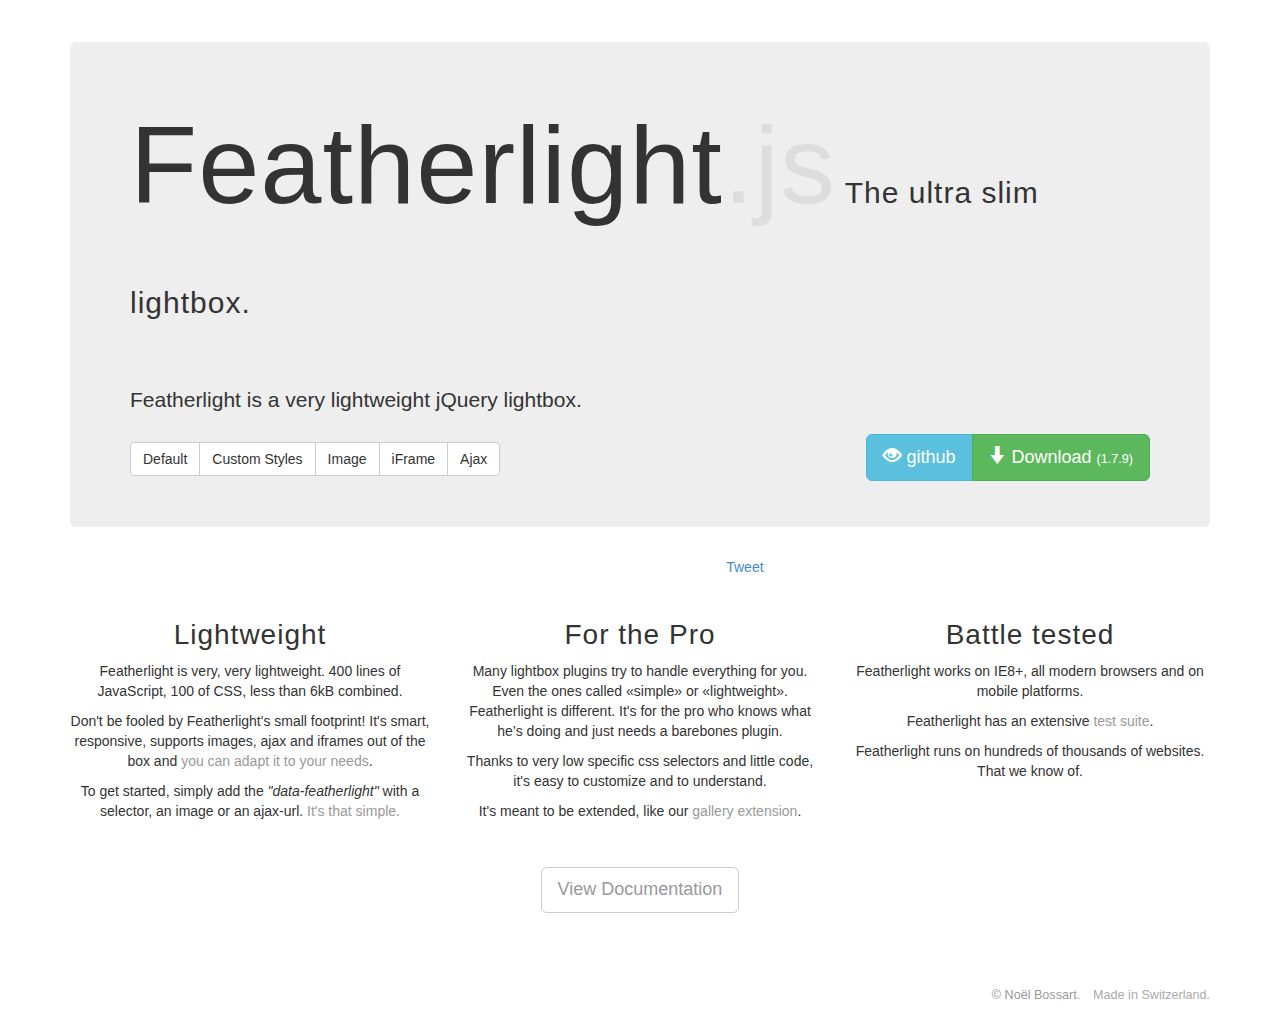
<file: assets/js/featherlight/index.html>
<!DOCTYPE html>
<html>
	<head>
		<meta http-equiv="content-type" content="text/html; charset=UTF-8" />
		<title>Featherlight – The ultra slim jQuery lightbox.</title>
		<link href="assets/stylesheets/bootstrap.min.css" rel="stylesheet" />
		<link type="text/css" rel="stylesheet" href="release/featherlight.min.css" />
		<style type="text/css">
			@media all {
				.lightbox { display: none; }
				.fl-page h1,
				.fl-page h3,
				.fl-page h4 {
					font-family: 'HelveticaNeue-UltraLight', 'Helvetica Neue UltraLight', 'Helvetica Neue', Arial, Helvetica, sans-serif;
					font-weight: 100;
					letter-spacing: 1px;
				}
				.fl-page h1 { font-size: 110px; margin-bottom: 0.5em; }
				.fl-page h1 i { font-style: normal; color: #ddd; }
				.fl-page h1 span { font-size: 30px; color: #333;}
				.fl-page h3 { text-align: right; }
				.fl-page h3 { font-size: 15px; }
				.fl-page h4 { font-size: 2em; }
				.fl-page .jumbotron { margin-top: 2em; }
				.fl-page .doc { margin: 2em 0;}
				.fl-page .btn-download { float: right; }
				.fl-page .btn-default { vertical-align: bottom; }

				.fl-page .btn-lg span { font-size: 0.7em; }
				.fl-page .footer { margin-top: 3em; color: #aaa; font-size: 0.9em;}
				.fl-page .footer a { color: #999; text-decoration: none; margin-right: 0.75em;}
				.fl-page .github { margin: 2em 0; }
				.fl-page .github a { vertical-align: top; }
				.fl-page .marketing a { color: #999; }

				/* override default feather style... */
				.fixwidth {
					background: rgba(256,256,256, 0.8);
				}
				.fixwidth .featherlight-content {
					width: 500px;
					padding: 25px;
					color: #fff;
					background: #111;
				}
				.fixwidth .featherlight-close {
					color: #fff;
					background: #333;
				}

			}
			@media(max-width: 768px){
				.fl-page h1 span { display: block; }
				.fl-page .btn-download { float: none; margin-bottom: 1em; }
			}
		</style>
	</head>
	<body class="fl-page">
		<div class="container">
			<div class="jumbotron">
				<h1>Featherlight<i>.js</i><span> The ultra slim lightbox.</span></h1>
				<p class="lead">Featherlight is a very lightweight jQuery lightbox.</p>
				<div class="btn-group btn-download">
					<a class="btn btn-lg btn-info" href="https://github.com/noelboss/featherlight/">
						<i class="glyphicon glyphicon-eye-open"></i>
						github
					</a>
					<a class="btn btn-lg btn-success" href="https://github.com/noelboss/featherlight/archive/1.7.9.zip">
						<i class="glyphicon glyphicon-arrow-down"></i>
						Download <span>(1.7.9)</span>
					</a>
				</div>
				<div class="btn-group">
					<a class="btn btn-default" href="#" data-featherlight="#fl1">Default</a>
					<a class="btn btn-default" href="#" data-featherlight="#fl2" data-featherlight-variant="fixwidth">Custom Styles</a>
					<a class="btn btn-default" href="assets/images/droplets.jpg" data-featherlight="image">Image</a>
					<a class="btn btn-default" href="https://player.vimeo.com/video/33110953" data-featherlight="iframe" data-featherlight-iframe-allowfullscreen="true" data-featherlight-iframe-width="500" data-featherlight-iframe-height="281">iFrame</a>

					<a class="btn btn-default" href="index.html .ajaxcontent" data-featherlight="ajax">Ajax</a>
				</div>
			</div>
			<div class="row github text-center">
				<iframe class="github-btn" src="http://ghbtns.com/github-btn.html?user=noelboss&amp;repo=Featherlight&amp;type=watch&amp;count=true" allowtransparency="true" frameborder="0" scrolling="0" width="100px" height="20px"></iframe>
				<iframe class="github-btn" src="http://ghbtns.com/github-btn.html?user=noelboss&amp;repo=Featherlight&amp;type=fork&amp;count=true" allowtransparency="true" frameborder="0" scrolling="0" width="102px" height="20px"></iframe>
				<a href="https://twitter.com/share" class="twitter-share-button" data-counturl="noelboss.github.io/featherlight/" data-url="http://bit.ly/1hsLGpp" data-text="Featherlight – The ultra slim, responsive jQuery lightbox. It handles images, iFrames, inline- and ajax-content!
> " data-hashtags="#lightbox,#featherlight,#jQuery,#gallery,#responsive" data-dnt="true">Tweet</a>
				<script>!function(d,s,id){var js,fjs=d.getElementsByTagName(s)[0],p=/^http:/.test(d.location)?'http':'https';if(!d.getElementById(id)){js=d.createElement(s);js.id=id;js.src=p+'://platform.twitter.com/widgets.js';fjs.parentNode.insertBefore(js,fjs);}}(document, 'script', 'twitter-wjs');</script>
			</div>
			<div class="row marketing text-center">
				<div class="col-lg-4">
					<h4>Lightweight</h4>
					<p>
						Featherlight is very, very lightweight. 400 lines of JavaScript, 100 of CSS, less than 6kB combined.
					</p>
					<p>
						Don't be fooled by Featherlight's small footprint! It's smart, responsive, supports images, ajax and iframes out of the box and <a href="https://github.com/noelboss/featherlight/#configuration">you can adapt it to your needs</a>.
					</p>
					<p>
						To get started, simply add the <em>"data-featherlight"</em> with a selector, an image or an ajax-url. <a href="https://github.com/noelboss/featherlight/#usage">It's that simple.</a>
					</p>
				</div>

				<div class="col-lg-4">
					<h4>For the Pro</h4>
					<p>
						Many lightbox plugins try to handle everything for you. Even the ones called «simple» or «lightweight». Featherlight is different. It's for the pro who knows what he’s doing and just needs a barebones plugin.
					</p>
					<p>
						Thanks to very low specific css selectors and little code, it's easy to customize and to understand.
					</p>
					<p>
						It's meant to be extended, like our <a href="gallery.html">gallery extension</a>.
					</p>
				</div>
				<div class="col-lg-4">
					<h4>Battle tested</h4>
					<p>
						Featherlight works on IE8+, all modern browsers and on mobile platforms.
					</p>
					<p>
						Featherlight has an extensive <a href="https://travis-ci.org/noelboss/featherlight">test suite</a>.
					</p>
					<p>
						Featherlight runs on hundreds of thousands of websites. That we know of.
					</p>
				</div>
			</div>

			<div class="row marketing text-center">
				<div class="col-lg-3">
				</div>
				<div class="col-lg-6">
					<a class="doc btn btn-lg btn-default" href="https://github.com/noelboss/featherlight/#installation">
						View Documentation
					</a>
				</div>
				<div class="col-lg-3">
				</div>
			</div>
			<div class="footer text-right">
				<p><a href="//noelboss.com">&copy; Noël Bossart.</a> Made in Switzerland.</p>
			</div>
		</div>

		<div class="lightbox" id="fl1">
			<h2>Featherlight Default</h2>
			<p>
				This is a default featherlight lightbox.<br>
				It's flexible in height and width.<br>
				Everything that is used to display and style the box can be found in the <a href="https://github.com/noelboss/featherlight/blob/master/src/featherlight.css">featherlight.css</a> file which is pretty simple.</p>
		</div>

		<div class="lightbox" id="fl2">
			<h2>Featherlight with custom styles</h2>
			<p>It's easy to override the styling of Featherlight. All you need to do is specify an additional class in the data-featherlight-variant of the triggering element. This class will be added and you can then override everything. You can also reset all CSS: <em>$('.special').featherlight({ resetCss: true });</em>
			</p>
		</div>

		<div class="ajaxcontent lightbox">
			<h2>This Ligthbox was loaded using ajax</h2>
			<p>With <a href="https://github.com/noelboss/featherlight/#installation">little code</a>, you can build lightboxes that use custom content loaded with ajax...</p>
		</div>

		<script src="assets/javascripts/jquery-1.7.0.min.js"></script>
		<script src="release/featherlight.min.js" type="text/javascript" charset="utf-8"></script>

		<script>
			(function(i,s,o,g,r,a,m){i['GoogleAnalyticsObject']=r;i[r]=i[r]||function(){
			(i[r].q=i[r].q||[]).push(arguments)},i[r].l=1*new Date();a=s.createElement(o),
			m=s.getElementsByTagName(o)[0];a.async=1;a.src=g;m.parentNode.insertBefore(a,m)
			})(window,document,'script','//stats.g.doubleclick.net/dc.js','ga');

			ga('create', 'UA-5342062-6', 'noelboss.github.io');
			ga('send', 'pageview');
		</script>
	</body>
</html>
</file>
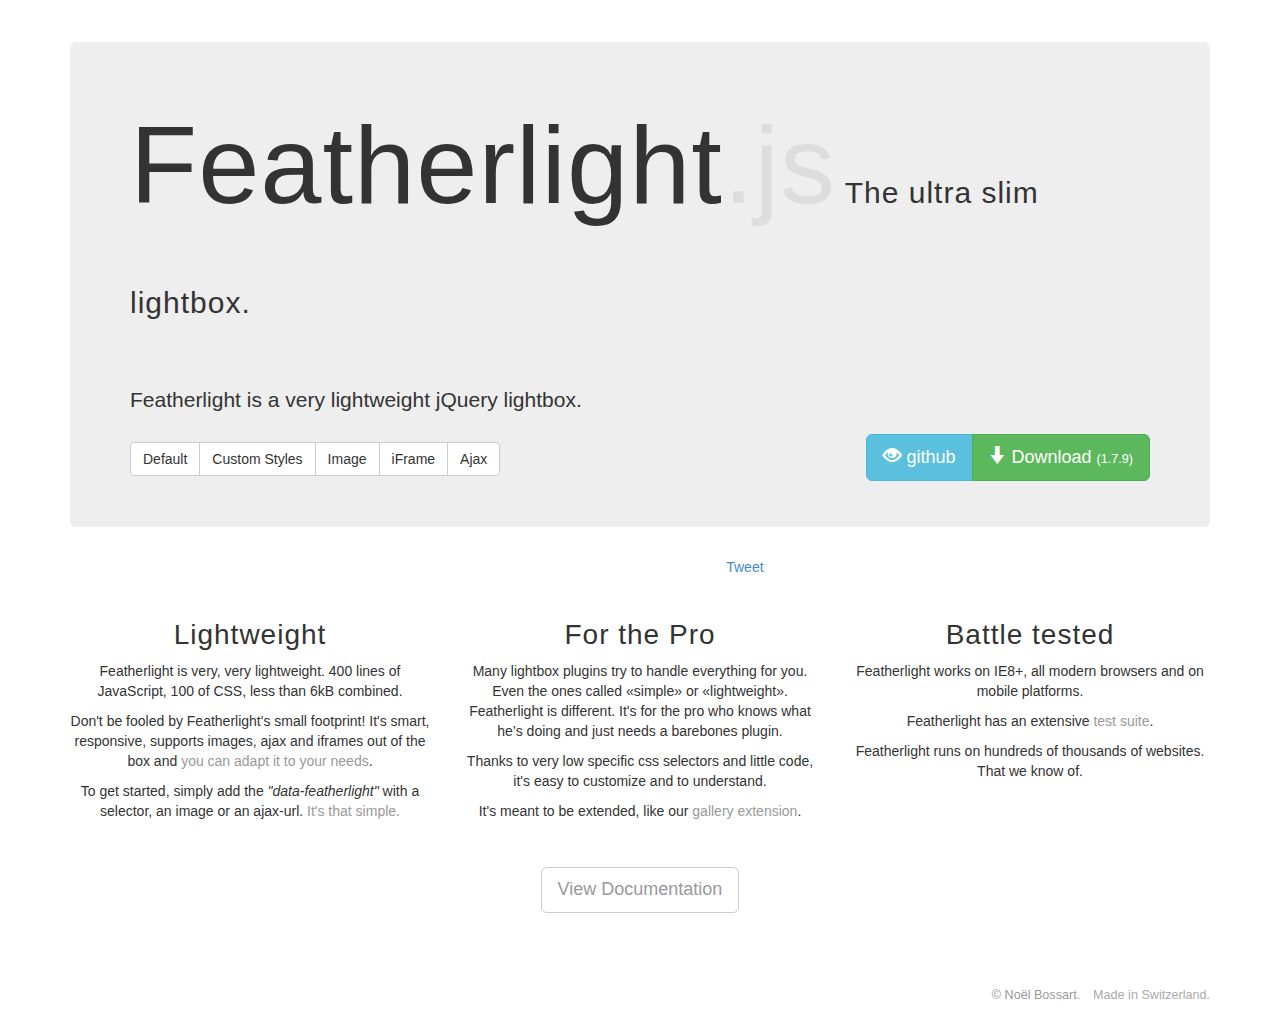
<file: assets/js/featherlight/src/index.html>
<!DOCTYPE html>
<html>
	<head>
		<meta http-equiv="content-type" content="text/html; charset=UTF-8" />
		<title>Featherlight – The ultra slim jQuery lightbox.</title>
		<link href="../assets/stylesheets/bootstrap.min.css" rel="stylesheet" />
		<link type="text/css" rel="stylesheet" href="featherlight.css" />
		<style type="text/css">
			@media all {
				.lightbox { display: none; }
				.fl-page h1,
				.fl-page h3,
				.fl-page h4 {
					font-family: 'HelveticaNeue-UltraLight', 'Helvetica Neue UltraLight', 'Helvetica Neue', Arial, Helvetica, sans-serif;
					font-weight: 100;
					letter-spacing: 1px;
				}
				.fl-page h1 { font-size: 110px; margin-bottom: 0.5em; }
				.fl-page h1 i { font-style: normal; color: #ddd; }
				.fl-page h1 span { font-size: 30px; color: #333;}
				.fl-page h3 { text-align: right; }
				.fl-page h3 { font-size: 15px; }
				.fl-page h4 { font-size: 2em; }
				.fl-page .jumbotron { margin-top: 2em; }
				.fl-page .doc { margin: 2em 0;}
				.fl-page .btn-download { float: right; }
				.fl-page .btn-default { vertical-align: bottom; }

				.fl-page .btn-lg span { font-size: 0.7em; }
				.fl-page .footer { margin-top: 3em; color: #aaa; font-size: 0.9em;}
				.fl-page .footer a { color: #999; text-decoration: none; margin-right: 0.75em;}
				.fl-page .github { margin: 2em 0; }
				.fl-page .github a { vertical-align: top; }
				.fl-page .marketing a { color: #999; }

				/* override default feather style... */
				.fixwidth {
					background: rgba(256,256,256, 0.8);
				}
				.fixwidth .featherlight-content {
					width: 500px;
					padding: 25px;
					color: #fff;
					background: #111;
				}
				.fixwidth .featherlight-close {
					color: #fff;
					background: #333;
				}

			}
			@media(max-width: 768px){
				.fl-page h1 span { display: block; }
				.fl-page .btn-download { float: none; margin-bottom: 1em; }
			}
		</style>
	</head>
	<body class="fl-page">
		<div class="container">
			<div class="jumbotron">
				<h1>Featherlight<i>.js</i><span> The ultra slim lightbox.</span></h1>
				<p class="lead">Featherlight is a very lightweight jQuery lightbox.</p>
				<div class="btn-group btn-download">
					<a class="btn btn-lg btn-info" href="https://github.com/noelboss/featherlight/">
						<i class="glyphicon glyphicon-eye-open"></i>
						github
					</a>
					<a class="btn btn-lg btn-success" href="https://github.com/noelboss/featherlight/archive/master.zip">
						<i class="glyphicon glyphicon-arrow-down"></i>
						Download <span>(1.7.9)</span>
					</a>
				</div>
				<div class="btn-group">
					<a class="btn btn-default" href="#" data-featherlight="#fl1">Default</a>
					<a class="btn btn-default" href="#" data-featherlight="#fl2" data-featherlight-variant="fixwidth">Custom Styles</a>
					<a class="btn btn-default" href="../assets/images/droplets.jpg" data-featherlight="image">Image</a>
					<a class="btn btn-default" href="https://player.vimeo.com/video/33110953" data-featherlight="iframe" data-featherlight-iframe-allowfullscreen="true" data-featherlight-iframe-width="500" data-featherlight-iframe-height="281">iFrame</a>

					<a class="btn btn-default" href="index.html .ajaxcontent" data-featherlight="ajax">Ajax</a>
				</div>
			</div>
			<div class="row github text-center">
				<iframe class="github-btn" src="http://ghbtns.com/github-btn.html?user=noelboss&amp;repo=Featherlight&amp;type=watch&amp;count=true" allowtransparency="true" frameborder="0" scrolling="0" width="100px" height="20px"></iframe>
				<iframe class="github-btn" src="http://ghbtns.com/github-btn.html?user=noelboss&amp;repo=Featherlight&amp;type=fork&amp;count=true" allowtransparency="true" frameborder="0" scrolling="0" width="102px" height="20px"></iframe>
				<a href="https://twitter.com/share" class="twitter-share-button" data-counturl="noelboss.github.io/featherlight/" data-url="http://bit.ly/1hsLGpp" data-text="Featherlight – The ultra slim, responsive jQuery lightbox. It handles images, iFrames, inline- and ajax-content!
> " data-hashtags="#lightbox,#featherlight,#jQuery,#gallery,#responsive" data-dnt="true">Tweet</a>
				<script>!function(d,s,id){var js,fjs=d.getElementsByTagName(s)[0],p=/^http:/.test(d.location)?'http':'https';if(!d.getElementById(id)){js=d.createElement(s);js.id=id;js.src=p+'://platform.twitter.com/widgets.js';fjs.parentNode.insertBefore(js,fjs);}}(document, 'script', 'twitter-wjs');</script>
			</div>
			<div class="row marketing text-center">
				<div class="col-lg-4">
					<h4>Lightweight</h4>
					<p>
						Featherlight is very, very lightweight. 400 lines of JavaScript, 100 of CSS, less than 6kB combined.
					</p>
					<p>
						Don't be fooled by Featherlight's small footprint! It's smart, responsive, supports images, ajax and iframes out of the box and <a href="https://github.com/noelboss/featherlight/#configuration">you can adapt it to your needs</a>.
					</p>
					<p>
						To get started, simply add the <em>"data-featherlight"</em> with a selector, an image or an ajax-url. <a href="https://github.com/noelboss/featherlight/#usage">It's that simple.</a>
					</p>
				</div>

				<div class="col-lg-4">
					<h4>For the Pro</h4>
					<p>
						Many lightbox plugins try to handle everything for you. Even the ones called «simple» or «lightweight». Featherlight is different. It's for the pro who knows what he’s doing and just needs a barebones plugin.
					</p>
					<p>
						Thanks to very low specific css selectors and little code, it's easy to customize and to understand.
					</p>
					<p>
						It's meant to be extended, like our <a href="gallery.html">gallery extension</a>.
					</p>
				</div>
				<div class="col-lg-4">
					<h4>Battle tested</h4>
					<p>
						Featherlight works on IE8+, all modern browsers and on mobile platforms.
					</p>
					<p>
						Featherlight has an extensive <a href="https://travis-ci.org/noelboss/featherlight">test suite</a>.
					</p>
					<p>
						Featherlight runs on hundreds of thousands of websites. That we know of.
					</p>
				</div>
			</div>

			<div class="row marketing text-center">
				<div class="col-lg-3">
				</div>
				<div class="col-lg-6">
					<a class="doc btn btn-lg btn-default" href="https://github.com/noelboss/featherlight/#installation">
						View Documentation
					</a>
				</div>
				<div class="col-lg-3">
				</div>
			</div>
			<div class="footer text-right">
				<p><a href="//noelboss.com">&copy; Noël Bossart.</a> Made in Switzerland.</p>
			</div>
		</div>

		<div class="lightbox" id="fl1">
			<h2>Featherlight Default</h2>
			<p>
				This is a default featherlight lightbox.<br>
				It's flexible in height and width.<br>
				Everything that is used to display and style the box can be found in the <a href="https://github.com/noelboss/featherlight/blob/master/src/featherlight.css">featherlight.css</a> file which is pretty simple.</p>
		</div>

		<div class="lightbox" id="fl2">
			<h2>Featherlight with custom styles</h2>
			<p>It's easy to override the styling of Featherlight. All you need to do is specify an additional class in the data-featherlight-variant of the triggering element. This class will be added and you can then override everything. You can also reset all CSS: <em>$('.special').featherlight({ resetCss: true });</em>
			</p>
		</div>

		<div class="ajaxcontent lightbox">
			<h2>This Ligthbox was loaded using ajax</h2>
			<p>With <a href="https://github.com/noelboss/featherlight/#installation">little code</a>, you can build lightboxes that use custom content loaded with ajax...</p>
		</div>

		<script src="../assets/javascripts/jquery-1.7.0.min.js"></script>
		<script src="featherlight.js" type="text/javascript" charset="utf-8"></script>

		<script>
			(function(i,s,o,g,r,a,m){i['GoogleAnalyticsObject']=r;i[r]=i[r]||function(){
			(i[r].q=i[r].q||[]).push(arguments)},i[r].l=1*new Date();a=s.createElement(o),
			m=s.getElementsByTagName(o)[0];a.async=1;a.src=g;m.parentNode.insertBefore(a,m)
			})(window,document,'script','//stats.g.doubleclick.net/dc.js','ga');

			ga('create', 'UA-5342062-6', 'noelboss.github.io');
			ga('send', 'pageview');
		</script>
	</body>
</html>
</file>
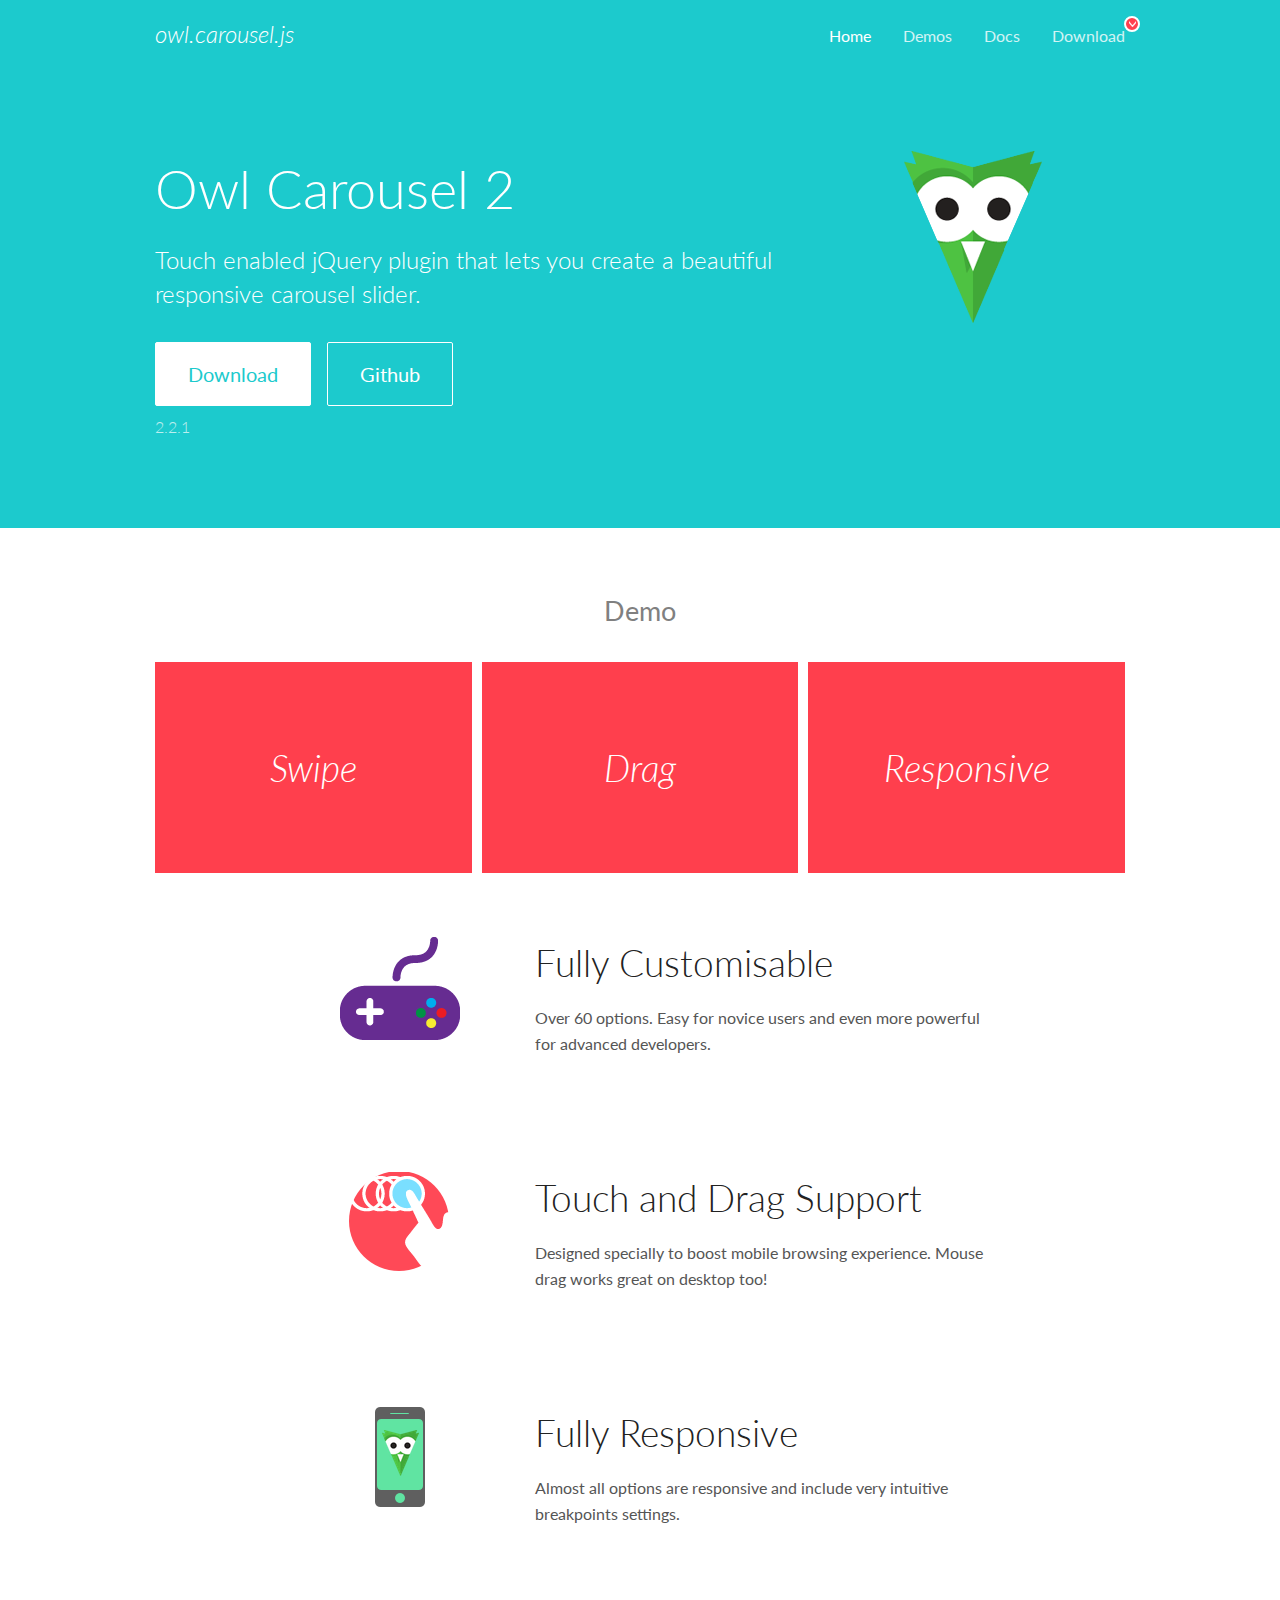
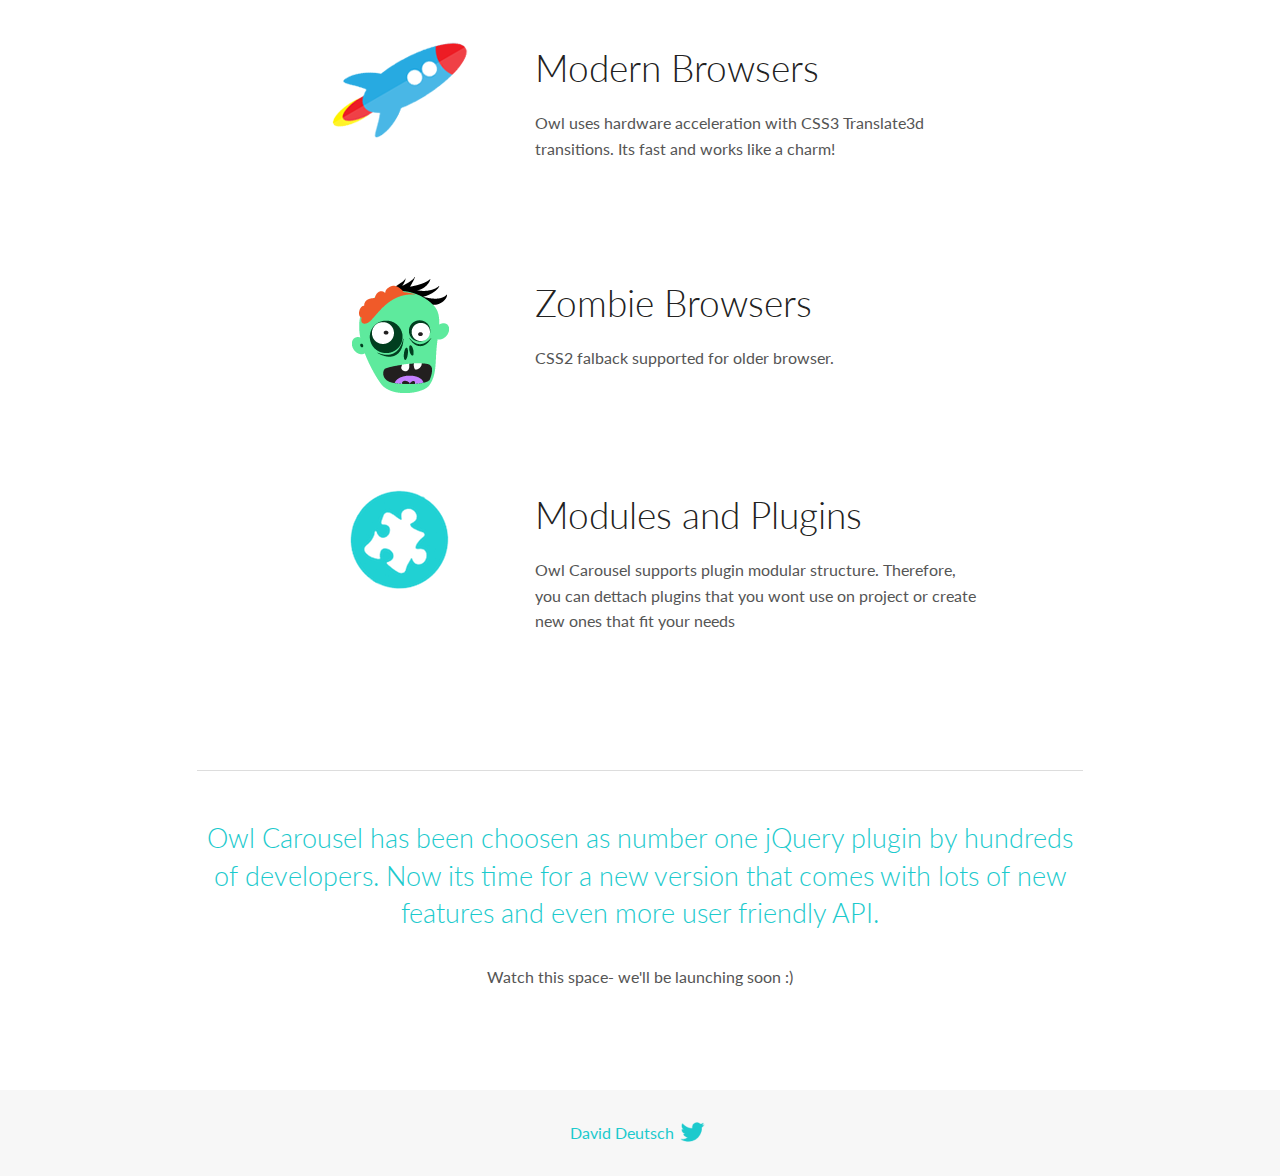
<file: assets/js/OwlCarousel2-2.2.1/docs/index.html>
<!DOCTYPE html>
<html lang="en">
  <head>

    <!-- head -->
    <meta charset="utf-8">
    <meta name="msapplication-tap-highlight" content="no" />
    <meta name="viewport" content="width=device-width, initial-scale=1.0" />
    <meta name="description" content="Touch enabled jQuery plugin that lets you create beautiful responsive carousel slider.">
    <meta name="author" content="David Deutsch">
    <title>
      Home | Owl Carousel | 2.2.1
    </title>

    <!-- Stylesheets -->
    <link href='https://fonts.googleapis.com/css?family=Lato:300,400,700,400italic,300italic' rel='stylesheet' type='text/css'>
    <link rel="stylesheet" href="assets/css/docs.theme.min.css">

    <!-- Owl Stylesheets -->
    <link rel="stylesheet" href="assets/owlcarousel/assets/owl.carousel.min.css">
    <link rel="stylesheet" href="assets/owlcarousel/assets/owl.theme.default.min.css">

    <!-- HTML5 shim and Respond.js IE8 support of HTML5 elements and media queries -->

    <!--[if lt IE 9]>
      <script src="https://oss.maxcdn.com/libs/html5shiv/3.7.0/html5shiv.js"></script>
      <script src="https://oss.maxcdn.com/libs/respond.js/1.3.0/respond.min.js"></script>
    <![endif]-->

    <!-- Favicons -->
    <link rel="apple-touch-icon-precomposed" sizes="144x144" href="assets/ico/apple-touch-icon-144-precomposed.png">
    <link rel="shortcut icon" href="assets/ico/favicon.png">
    <link rel="shortcut icon" href="favicon.ico">

    <!-- Yeah i know js should not be in header. Its required for demos.-->

    <!-- javascript -->
    <script src="assets/vendors/jquery.min.js"></script>
    <script src="assets/owlcarousel/owl.carousel.js"></script>
  </head>
  <body>

    <!-- header -->
    <header class="header">
      <div class="row">
        <div class="large-12 columns">
          <div class="brand left">
            <h3>
              <a href="/OwlCarousel2/">owl.carousel.js</a> 
            </h3>
          </div>
          <a id="toggle-nav" class="right">
            <span></span> <span></span> <span></span> 
          </a> 
          <div class="nav-bar">
            <ul class="clearfix">
              <li class="active">
                <a href="/OwlCarousel2/index.html">Home</a> 
              </li>
              <li> <a href="/OwlCarousel2/demos/demos.html">Demos</a>  </li>
              <li> <a href="/OwlCarousel2/docs/started-welcome.html">Docs</a>  </li>
              <li>
                <a href="https://github.com/OwlCarousel2/OwlCarousel2/archive/2.2.1.zip">Download</a> 
                <span class="download"></span> 
              </li>
            </ul>
          </div>
        </div>
      </div>
    </header>

    <!-- home panel -->
    <section id="hero">
      <div class="row">
        <div class="large-8 medium-8 columns">
          <h1>Owl Carousel 2</h1>
          <h4>Touch enabled jQuery plugin that lets you create a beautiful responsive carousel slider.</h4>
          <a href="https://github.com/OwlCarousel2/OwlCarousel2/archive/2.2.1.zip" class="hero-button">Download</a> 
          <a href="https://github.com/OwlCarousel2/OwlCarousel2" class="hero-button outline">Github</a> 
          <p>2.2.1</p>
        </div>
        <div class="large-4 medium-4 columns">
          <img class="owl-logo" src="assets/img/owl-logo.png" alt="mr. Owl">
        </div>
      </div>
    </section>

    <!-- body -->
    <div class="home-demo">
      <div class="row">
        <div class="large-12 columns">
          <h3>Demo</h3>
          <div class="owl-carousel">
            <div class="item">
              <h2>Swipe</h2>
            </div>
            <div class="item">
              <h2>Drag</h2>
            </div>
            <div class="item">
              <h2>Responsive</h2>
            </div>
            <div class="item">
              <h2>CSS3</h2>
            </div>
            <div class="item">
              <h2>Fast</h2>
            </div>
            <div class="item">
              <h2>Easy</h2>
            </div>
            <div class="item">
              <h2>Free</h2>
            </div>
            <div class="item">
              <h2>Upgradable</h2>
            </div>
            <div class="item">
              <h2>Tons of options</h2>
            </div>
            <div class="item">
              <h2>Infinity</h2>
            </div>
            <div class="item">
              <h2>Auto Width</h2>
            </div>
          </div>
        </div>
      </div>
    </div>
    <script>
      var owl = $('.owl-carousel');
      owl.owlCarousel({
        margin: 10,
        loop: true,
        responsive: {
          0: {
            items: 1
          },
          600: {
            items: 2
          },
          1000: {
            items: 3
          }
        }
      })
    </script>

    <!-- features -->
    <div id="features">
      <div class="row">
        <div class="small-12 medium-9 small-centered columns">
          <section class="row feature">
            <div class="medium-4 small-12 columns">
              <img src="assets/img/feature-options.png" alt="">
            </div>
            <div class="medium-8 small-12 columns">
              <h2>Fully Customisable</h2>
              <p>Over 60 options. Easy for novice users and even more powerful for advanced developers.</p>
            </div>
          </section>
          <section class="row feature">
            <div class="medium-4 small-12 columns">
              <img src="assets/img/feature-drag.png" alt="">
            </div>
            <div class="medium-8 small-12 columns">
              <h2>Touch and Drag Support</h2>
              <p>Designed specially to boost mobile browsing experience. Mouse drag works great on desktop too!</p>
            </div>
          </section>
          <section class="row feature">
            <div class="medium-4 small-12 columns">
              <img src="assets/img/feature-responsive.png" alt="">
            </div>
            <div class="medium-8 small-12 columns">
              <h2>Fully Responsive</h2>
              <p>Almost all options are responsive and include very intuitive breakpoints settings.</p>
            </div>
          </section>
          <section class="row feature">
            <div class="medium-4 small-12 columns">
              <img src="assets/img/feature-modern.png" alt="">
            </div>
            <div class="medium-8 small-12 columns">
              <h2>Modern Browsers</h2>
              <p>Owl uses hardware acceleration with CSS3 Translate3d transitions. Its fast and works like a charm! </p>
            </div>
          </section>
          <section class="row feature">
            <div class="medium-4 small-12 columns">
              <img src="assets/img/feature-zombie.png" alt="">
            </div>
            <div class="medium-8 small-12 columns">
              <h2>Zombie Browsers</h2>
              <p>CSS2 falback supported for older browser.</p>
            </div>
          </section>
          <section class="row feature">
            <div class="medium-4 small-12 columns">
              <img src="assets/img/feature-module.png" alt="">
            </div>
            <div class="medium-8 small-12 columns">
              <h2>Modules and Plugins</h2>
              <p>Owl Carousel supports plugin modular structure. Therefore, you can dettach plugins that you wont use on project or create new ones that fit your needs</p>
            </div>
          </section>
        </div>
      </div>
    </div>

    <!-- footer -->
    <section id="teaser-text">
      <div class="row">
        <div class="small-12 medium-11 small-centered columns">
          <hr>
          <h3 id="owl-carousel-has-been-choosen-as-number-one-jquery-plugin-by-hundreds-of-developers-now-its-time-for-a-new-version-that-comes-with-lots-of-new-features-and-even-more-user-friendly-api-">Owl Carousel has been choosen as number one jQuery plugin by hundreds of developers. Now its time for a new version that comes with lots of new features and even more user friendly API.</h3>
          <p>Watch this space- we&#39;ll be launching soon :)</p>
        </div>
      </div>
    </section>

    <!-- footer -->
    <footer class="footer">
      <div class="row">
        <div class="large-12 columns">
          <h5>
            <a href="/OwlCarousel2/docs/support-contact.html">David Deutsch</a> 
            <a id="custom-tweet-button" href="https://twitter.com/share?url=https://github.com/OwlCarousel2/OwlCarousel2&text=Owl Carousel - This is so awesome! " target="_blank"></a> 
          </h5>
        </div>
      </div>
    </footer>

    <!-- vendors -->
    <script src="assets/vendors/highlight.js"></script>
    <script src="assets/js/app.js"></script>
  </body>
</html>
</file>
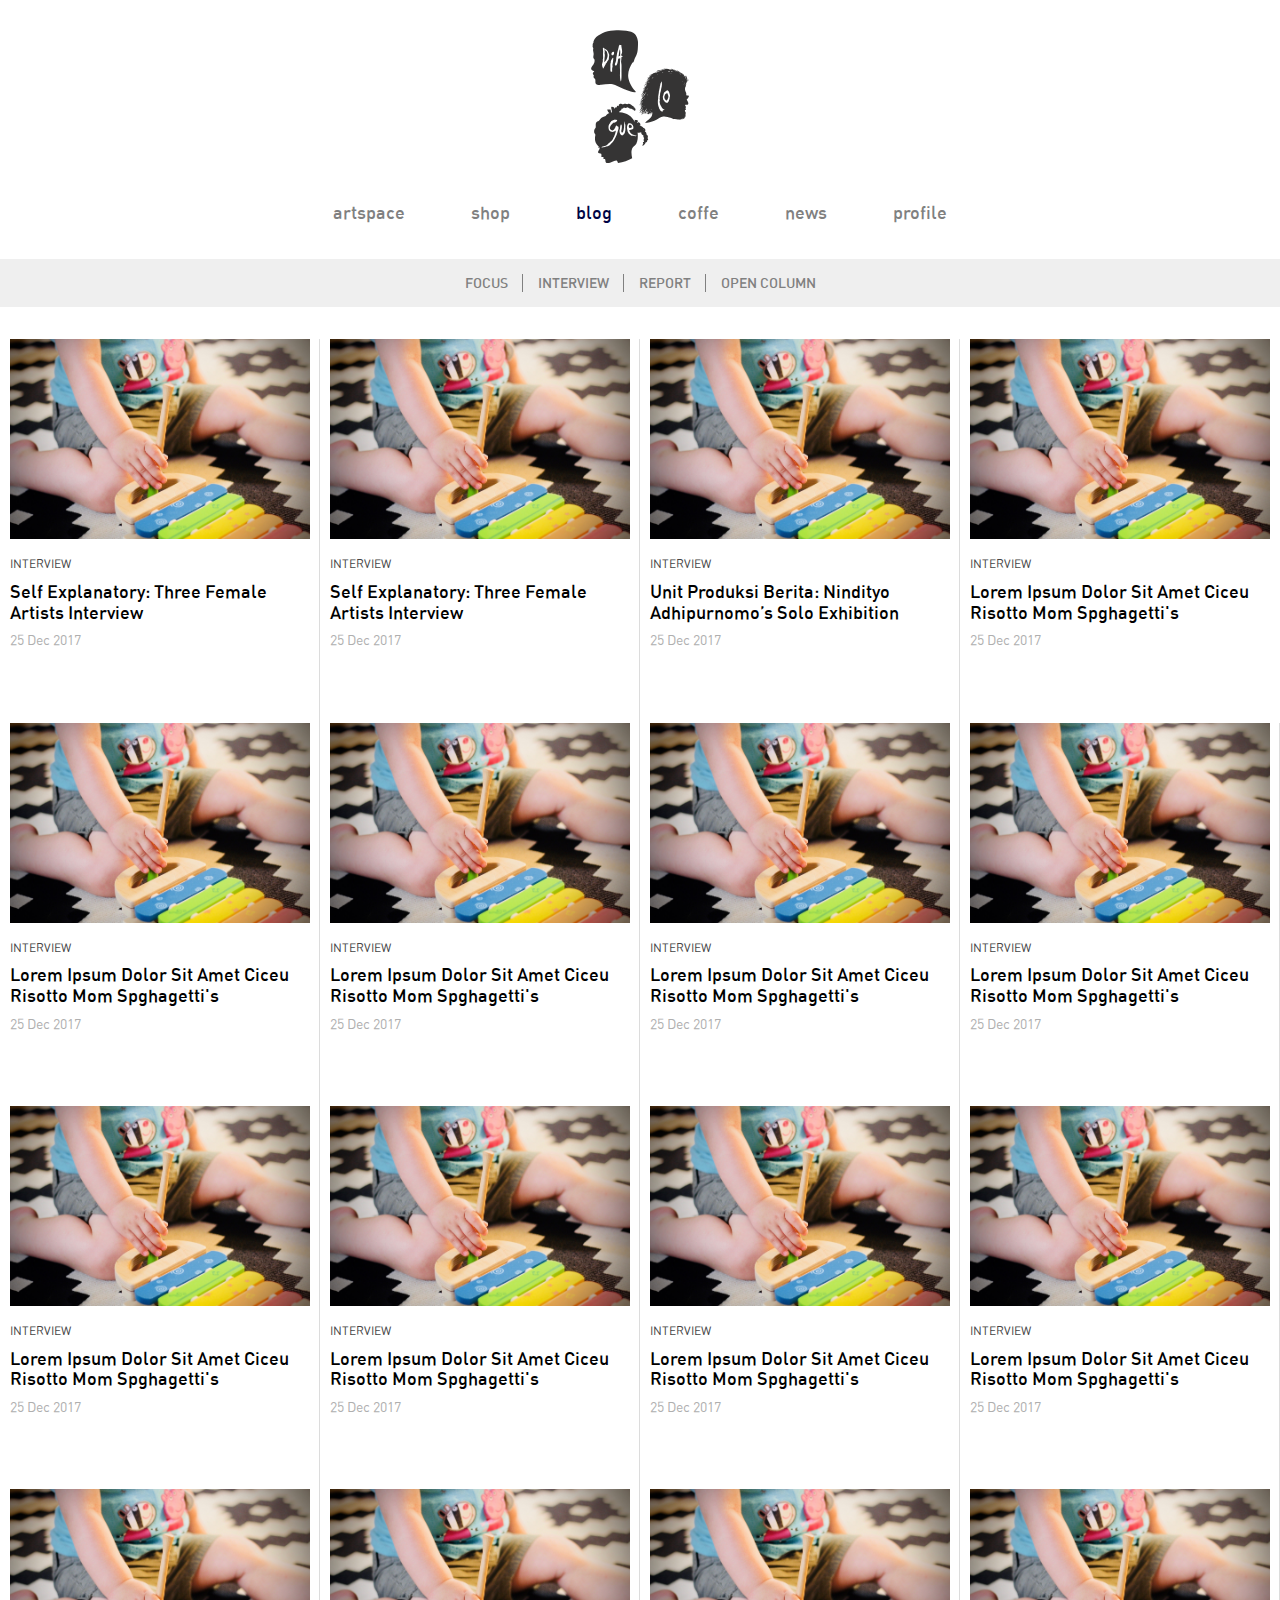
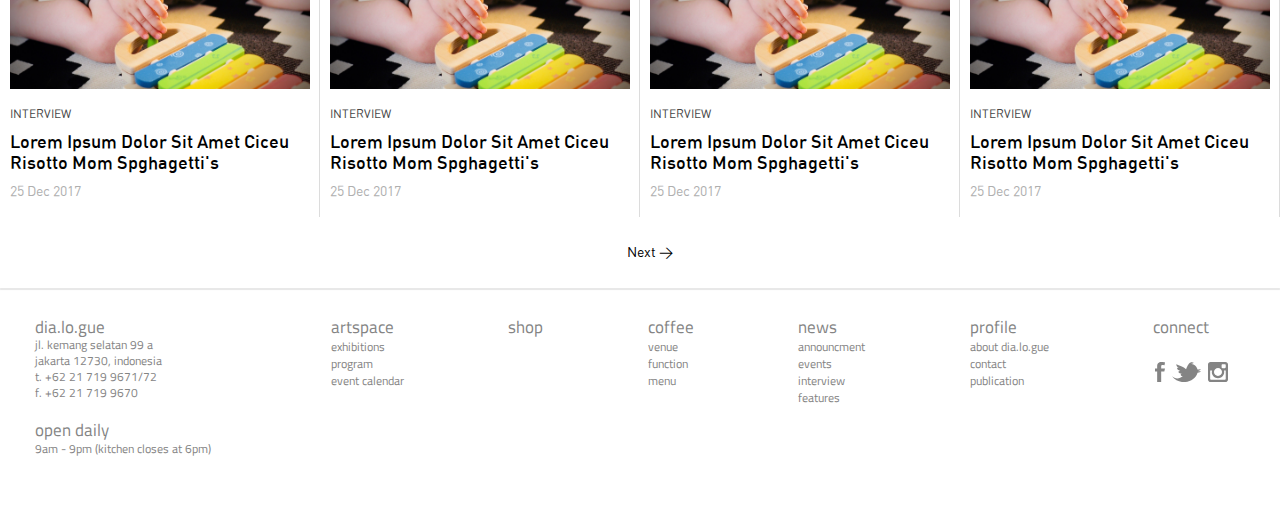
<file: archive.html>
<!DOCTYPE html>
<html>
<head>
    <meta charset="utf-8">
    <meta http-equiv="x-ua-compatible" content="ie=edge">
    <title>Dialogue</title>
    <meta name="description" content="">
    <meta name="viewport" content="width=device-width, initial-scale=1">
    <link rel="stylesheet" href="assets/css/normal.css">
    
    <link rel="stylesheet" href="assets/js/OwlCarousel2-2.2.1/dist/assets/owl.carousel.min.css">
    <link rel="stylesheet" href="assets/js/OwlCarousel2-2.2.1/dist/assets/owl.theme.default.min.css">
    <link href="https://fonts.googleapis.com/css?family=Titillium+Web" rel="stylesheet">
    <link rel="stylesheet" href="assets/css/fontawesome/css/font-awesome.min.css">
    <link rel="stylesheet" href="assets/js/featherlight/src/featherlight.css">
    <link rel="stylesheet" href="assets/css/main.css">
</head>
<body>
     <header>
        <div class="container flex-col">
            <div class="wrapper-logo">
                <a href="#">
                    <img src="assets/img/logo_blog.svg">
                </a>
            </div>
            <nav>
                <ul>
                    <li><a class="h18 gray dinM" href="#">artspace</a></li>
                    <li><a class="h18 gray dinM" href="#">shop</a></li>
                    <li><a class="h18 gray dinM active" href="#">blog</a></li>
                    <li><a class="h18 gray dinM" href="#">coffe</a></li>
                    <li><a class="h18 gray dinM" href="#">news</a></li>
                    <li><a class="h18 gray dinM" href="#">profile</a></li>
                </ul>
            </nav>
        </div>
        <div class="wrapper-sub-heading">
            <ul>
                <li><a class="h14 gray dinM" href="#">Focus</a></li>
                <li><a class="h14 gray dinM" href="#">interview</a></li>
                <li><a class="h14 gray dinM active" href="#">report</a></li>
                <li><a class="h14 gray dinM" href="#">open column</a></li>
            </ul>
        </div>
    </header>

    <div class="main">
        <section>
            <div class="container archive-container page-archive">
                <div class="wrapper-archive">
                    <div class="wrapper-item-archive">
                        <div class="wrapper-img-archive">
                            <a class="img-feed" href="#">
                                <figure>
                                    <img src="assets/img/stock1.jpg">
                                </figure>
                            </a>
                        </div>
                        <div class="wrapper-desc-archive">
                             <a class="cat-feed" href="#">
                                INTERVIEW
                            </a>
                            <a href="#" class="title-feed">
                                Self Explanatory: Three Female Artists Interview
                            </a>
                            <span class="date-feed">25 Dec 2017</span>
                        </div>
                    </div>

                    <div class="wrapper-item-archive">
                        <div class="wrapper-img-archive">
                            <a class="img-feed" href="#">
                                <figure>
                                    <img src="assets/img/stock1.jpg">
                                </figure>
                            </a>
                        </div>
                        <div class="wrapper-desc-archive">
                             <a class="cat-feed" href="#">
                                INTERVIEW
                            </a>
                            <a href="#" class="title-feed">
                                Self Explanatory: Three Female Artists Interview
                            </a>
                            <span class="date-feed">25 Dec 2017</span>
                        </div>
                    </div>

                    <div class="wrapper-item-archive">
                        <div class="wrapper-img-archive">
                            <a class="img-feed" href="#">
                                <figure>
                                    <img src="assets/img/stock1.jpg">
                                </figure>
                            </a>
                        </div>
                        <div class="wrapper-desc-archive">
                             <a class="cat-feed" href="#">
                                INTERVIEW
                            </a>
                            <a href="#" class="title-feed">Unit Produksi Berita: Nindityo Adhipurnomo’s Solo Exhibition</a>
                            <span class="date-feed">25 Dec 2017</span>
                        </div>
                    </div>

                    <div class="wrapper-item-archive">
                        <div class="wrapper-img-archive">
                            <a class="img-feed" href="#">
                                <figure>
                                    <img src="assets/img/stock1.jpg">
                                </figure>
                            </a>
                        </div>
                        <div class="wrapper-desc-archive">
                             <a class="cat-feed" href="#">
                                INTERVIEW
                            </a>
                            <a href="#" class="title-feed">Lorem Ipsum Dolor Sit Amet Ciceu Risotto Mom Spghagetti's </a>
                            <span class="date-feed">25 Dec 2017</span>
                        </div>
                    </div>

                    <div class="wrapper-item-archive">
                        <div class="wrapper-img-archive">
                            <a class="img-feed" href="#">
                                <figure>
                                    <img src="assets/img/stock1.jpg">
                                </figure>
                            </a>
                        </div>
                        <div class="wrapper-desc-archive">
                             <a class="cat-feed" href="#">
                                INTERVIEW
                            </a>
                            <a href="#" class="title-feed">Lorem Ipsum Dolor Sit Amet Ciceu Risotto Mom Spghagetti's </a>
                            <span class="date-feed">25 Dec 2017</span>
                        </div>
                    </div>

                    <div class="wrapper-item-archive">
                        <div class="wrapper-img-archive">
                            <a class="img-feed" href="#">
                                <figure>
                                    <img src="assets/img/stock1.jpg">
                                </figure>
                            </a>
                        </div>
                        <div class="wrapper-desc-archive">
                             <a class="cat-feed" href="#">
                                INTERVIEW
                            </a>
                            <a href="#" class="title-feed">Lorem Ipsum Dolor Sit Amet Ciceu Risotto Mom Spghagetti's </a>
                            <span class="date-feed">25 Dec 2017</span>
                        </div>
                    </div>
                    <div class="wrapper-item-archive">
                        <div class="wrapper-img-archive">
                            <a class="img-feed" href="#">
                                <figure>
                                    <img src="assets/img/stock1.jpg">
                                </figure>
                            </a>
                        </div>
                        <div class="wrapper-desc-archive">
                             <a class="cat-feed" href="#">
                                INTERVIEW
                            </a>
                            <a href="#" class="title-feed">Lorem Ipsum Dolor Sit Amet Ciceu Risotto Mom Spghagetti's </a>
                            <span class="date-feed">25 Dec 2017</span>
                        </div>
                    </div>

                    <div class="wrapper-item-archive">
                        <div class="wrapper-img-archive">
                            <a class="img-feed" href="#">
                                <figure>
                                    <img src="assets/img/stock1.jpg">
                                </figure>
                            </a>
                        </div>
                        <div class="wrapper-desc-archive">
                             <a class="cat-feed" href="#">
                                INTERVIEW
                            </a>
                            <a href="#" class="title-feed">Lorem Ipsum Dolor Sit Amet Ciceu Risotto Mom Spghagetti's </a>
                            <span class="date-feed">25 Dec 2017</span>
                        </div>
                    </div>

                    <div class="wrapper-item-archive">
                        <div class="wrapper-img-archive">
                            <a class="img-feed" href="#">
                                <figure>
                                    <img src="assets/img/stock1.jpg">
                                </figure>
                            </a>
                        </div>
                        <div class="wrapper-desc-archive">
                             <a class="cat-feed" href="#">
                                INTERVIEW
                            </a>
                            <a href="#" class="title-feed">Lorem Ipsum Dolor Sit Amet Ciceu Risotto Mom Spghagetti's </a>
                            <span class="date-feed">25 Dec 2017</span>
                        </div>
                    </div>

                    <div class="wrapper-item-archive">
                        <div class="wrapper-img-archive">
                            <a class="img-feed" href="#">
                                <figure>
                                    <img src="assets/img/stock1.jpg">
                                </figure>
                            </a>
                        </div>
                        <div class="wrapper-desc-archive">
                             <a class="cat-feed" href="#">
                                INTERVIEW
                            </a>
                            <a href="#" class="title-feed">Lorem Ipsum Dolor Sit Amet Ciceu Risotto Mom Spghagetti's </a>
                            <span class="date-feed">25 Dec 2017</span>
                        </div>
                    </div>

                    <div class="wrapper-item-archive">
                        <div class="wrapper-img-archive">
                            <a class="img-feed" href="#">
                                <figure>
                                    <img src="assets/img/stock1.jpg">
                                </figure>
                            </a>
                        </div>
                        <div class="wrapper-desc-archive">
                             <a class="cat-feed" href="#">
                                INTERVIEW
                            </a>
                            <a href="#" class="title-feed">Lorem Ipsum Dolor Sit Amet Ciceu Risotto Mom Spghagetti's </a>
                            <span class="date-feed">25 Dec 2017</span>
                        </div>
                    </div>

                    <div class="wrapper-item-archive">
                        <div class="wrapper-img-archive">
                            <a class="img-feed" href="#">
                                <figure>
                                    <img src="assets/img/stock1.jpg">
                                </figure>
                            </a>
                        </div>
                        <div class="wrapper-desc-archive">
                             <a class="cat-feed" href="#">
                                INTERVIEW
                            </a>
                            <a href="#" class="title-feed">Lorem Ipsum Dolor Sit Amet Ciceu Risotto Mom Spghagetti's </a>
                            <span class="date-feed">25 Dec 2017</span>
                        </div>
                    </div>

                    <div class="wrapper-item-archive">
                        <div class="wrapper-img-archive">
                            <a class="img-feed" href="#">
                                <figure>
                                    <img src="assets/img/stock1.jpg">
                                </figure>
                            </a>
                        </div>
                        <div class="wrapper-desc-archive">
                             <a class="cat-feed" href="#">
                                INTERVIEW
                            </a>
                            <a href="#" class="title-feed">Lorem Ipsum Dolor Sit Amet Ciceu Risotto Mom Spghagetti's </a>
                            <span class="date-feed">25 Dec 2017</span>
                        </div>
                    </div>

                    <div class="wrapper-item-archive">
                        <div class="wrapper-img-archive">
                            <a class="img-feed" href="#">
                                <figure>
                                    <img src="assets/img/stock1.jpg">
                                </figure>
                            </a>
                        </div>
                        <div class="wrapper-desc-archive">
                             <a class="cat-feed" href="#">
                                INTERVIEW
                            </a>
                            <a href="#" class="title-feed">Lorem Ipsum Dolor Sit Amet Ciceu Risotto Mom Spghagetti's </a>
                            <span class="date-feed">25 Dec 2017</span>
                        </div>
                    </div>

                    <div class="wrapper-item-archive">
                        <div class="wrapper-img-archive">
                            <a class="img-feed" href="#">
                                <figure>
                                    <img src="assets/img/stock1.jpg">
                                </figure>
                            </a>
                        </div>
                        <div class="wrapper-desc-archive">
                             <a class="cat-feed" href="#">
                                INTERVIEW
                            </a>
                            <a href="#" class="title-feed">Lorem Ipsum Dolor Sit Amet Ciceu Risotto Mom Spghagetti's </a>
                            <span class="date-feed">25 Dec 2017</span>
                        </div>
                    </div>

                    <div class="wrapper-item-archive">
                        <div class="wrapper-img-archive">
                            <a class="img-feed" href="#">
                                <figure>
                                    <img src="assets/img/stock1.jpg">
                                </figure>
                            </a>
                        </div>
                        <div class="wrapper-desc-archive">
                             <a class="cat-feed" href="#">
                                INTERVIEW
                            </a>
                            <a href="#" class="title-feed">Lorem Ipsum Dolor Sit Amet Ciceu Risotto Mom Spghagetti's </a>
                            <span class="date-feed">25 Dec 2017</span>
                        </div>
                    </div>
                </div>
                <div class="pagination-archive">
                    <a href="#">Next > </a>
                </div>
            </div>
        </section>

        <div class="divider"></div>
        <footer>
            <div class="wrapper-footer">
                <div class="footer-address">
                    <h2>dia.lo.gue</h2>
                    <p>jl. kemang selatan 99 a<br>
                    jakarta 12730, indonesia<br>
                    t. +62 21 719 9671/72<br>
                    f. +62 21 719 9670</p>

                    <h2>open daily</h2>
                    <p>9am - 9pm (kitchen closes at 6pm)</p>
                </div>

                <ul class="wrapper-footer-link">
                    <li>artspace</li>
                    <li><a href="#">exhibitions</a></li>
                    <li><a href="#">program</a></li>
                    <li><a href="#">event calendar</a></li>
                </ul>

                <ul class="wrapper-footer-link">
                    <li>shop</li>
                </ul>

                <ul class="wrapper-footer-link">
                    <li>coffee</li>
                    <li><a href="#">venue</a></li>
                    <li><a href="#">function</a></li>
                    <li><a href="#">menu</a></li>
                </ul>

                <ul class="wrapper-footer-link">
                    <li>news</li>
                    <li><a href="#">announcment</a></li>
                    <li><a href="#">events</a></li>
                    <li><a href="#">interview</a></li>
                    <li><a href="#">features</a></li>
                </ul>

                <ul class="wrapper-footer-link">
                    <li>profile</li>
                    <li><a href="#">about dia.lo.gue</a></li>
                    <li><a href="#">contact</a></li>
                    <li><a href="#">publication</a></li>
                </ul>

                <ul class="wrapper-footer-link socmed-wrapper">
                    <li>connect</li>
                    <li class="socmed-icon"><a href="#"><img src="assets/img/fb.svg"></a> <a href="#"><img src="assets/img/tw.svg"></a> <a href="#"><img src="assets/img/ig.svg"></a></li>
                </ul>
            </div>
        </footer>
    </div>
    <script type="text/javascript" src="assets/bower_components/jquery/dist/jquery.min.js"></script>
    <script type="text/javascript" src="assets/js/greensock-js/TweenMax.min.js"></script>
    <script type="text/javascript" src="assets/js/velocity.js"></script>
    <script type="text/javascript" src="assets/js/OwlCarousel2-2.2.1/dist/owl.carousel.min.js"></script>
    <script type="text/javascript" src="assets/js/main.js"></script>
</body>
</html>
</file>
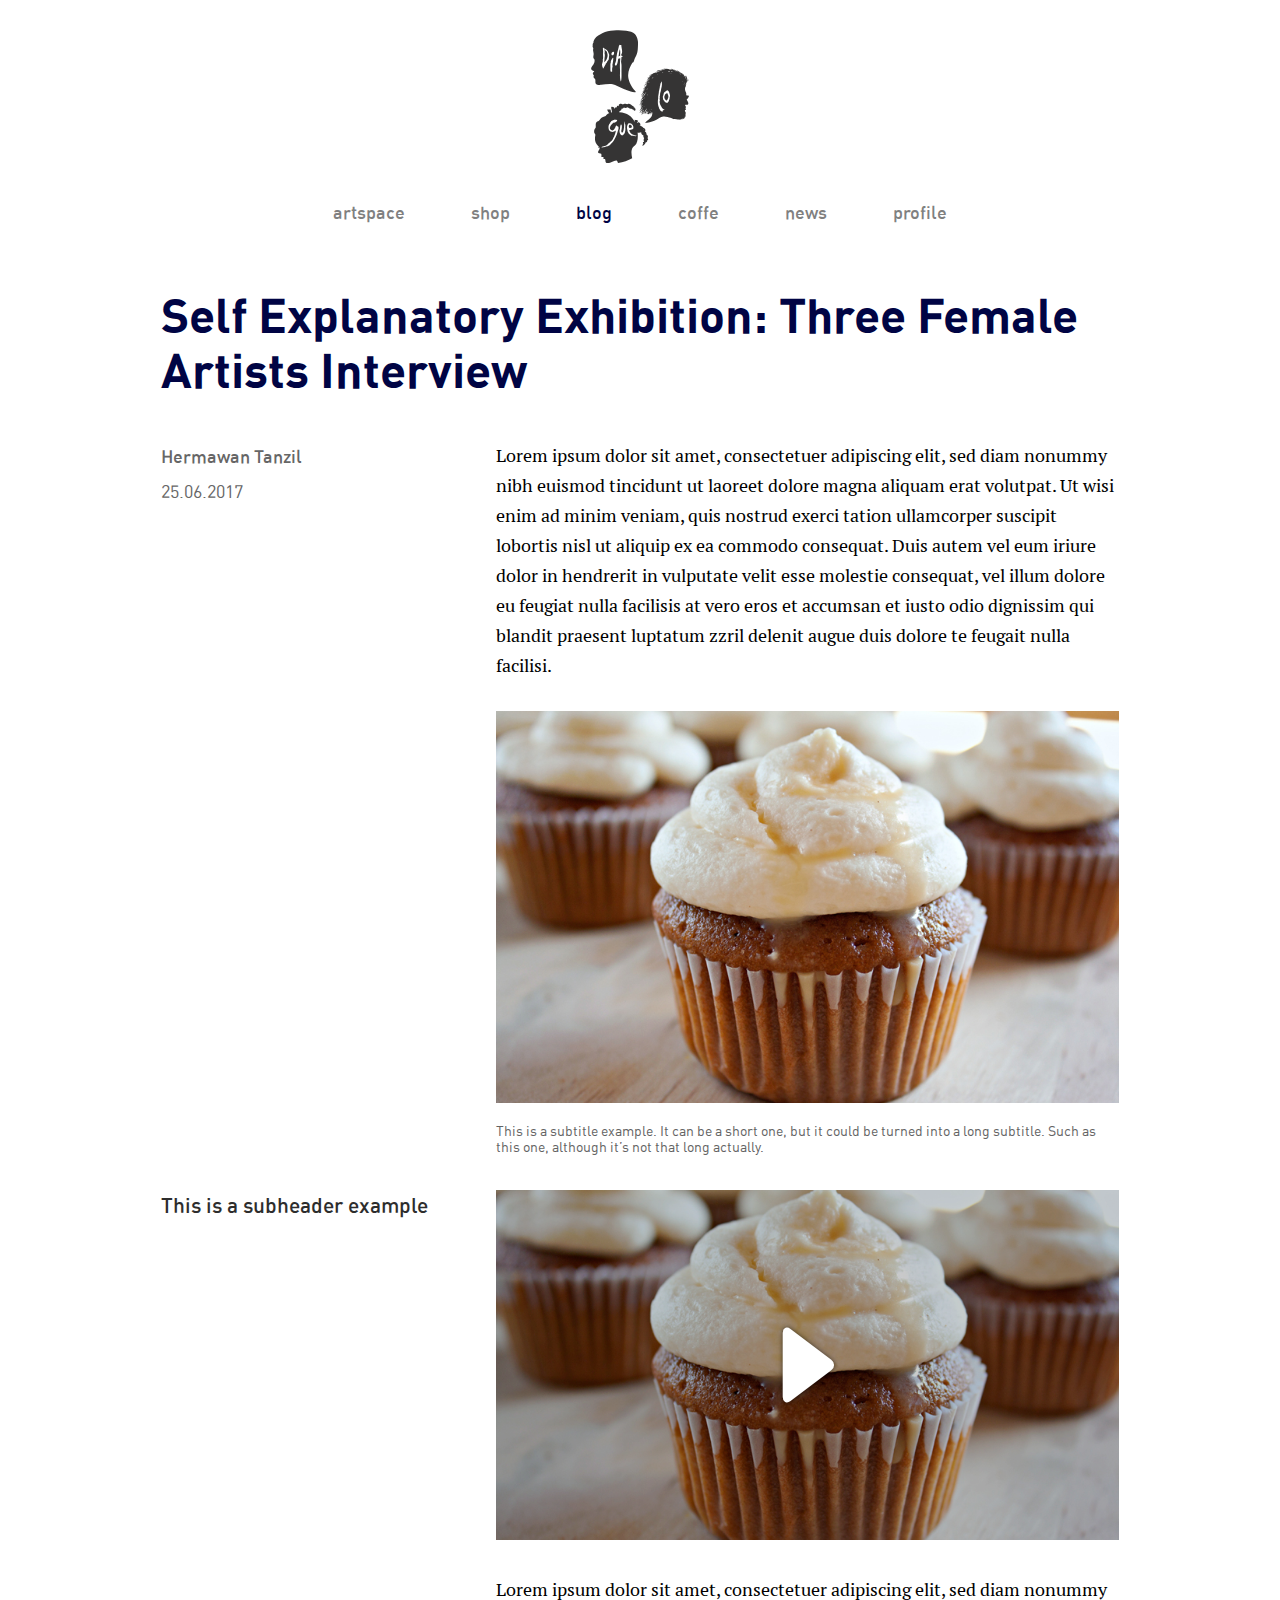
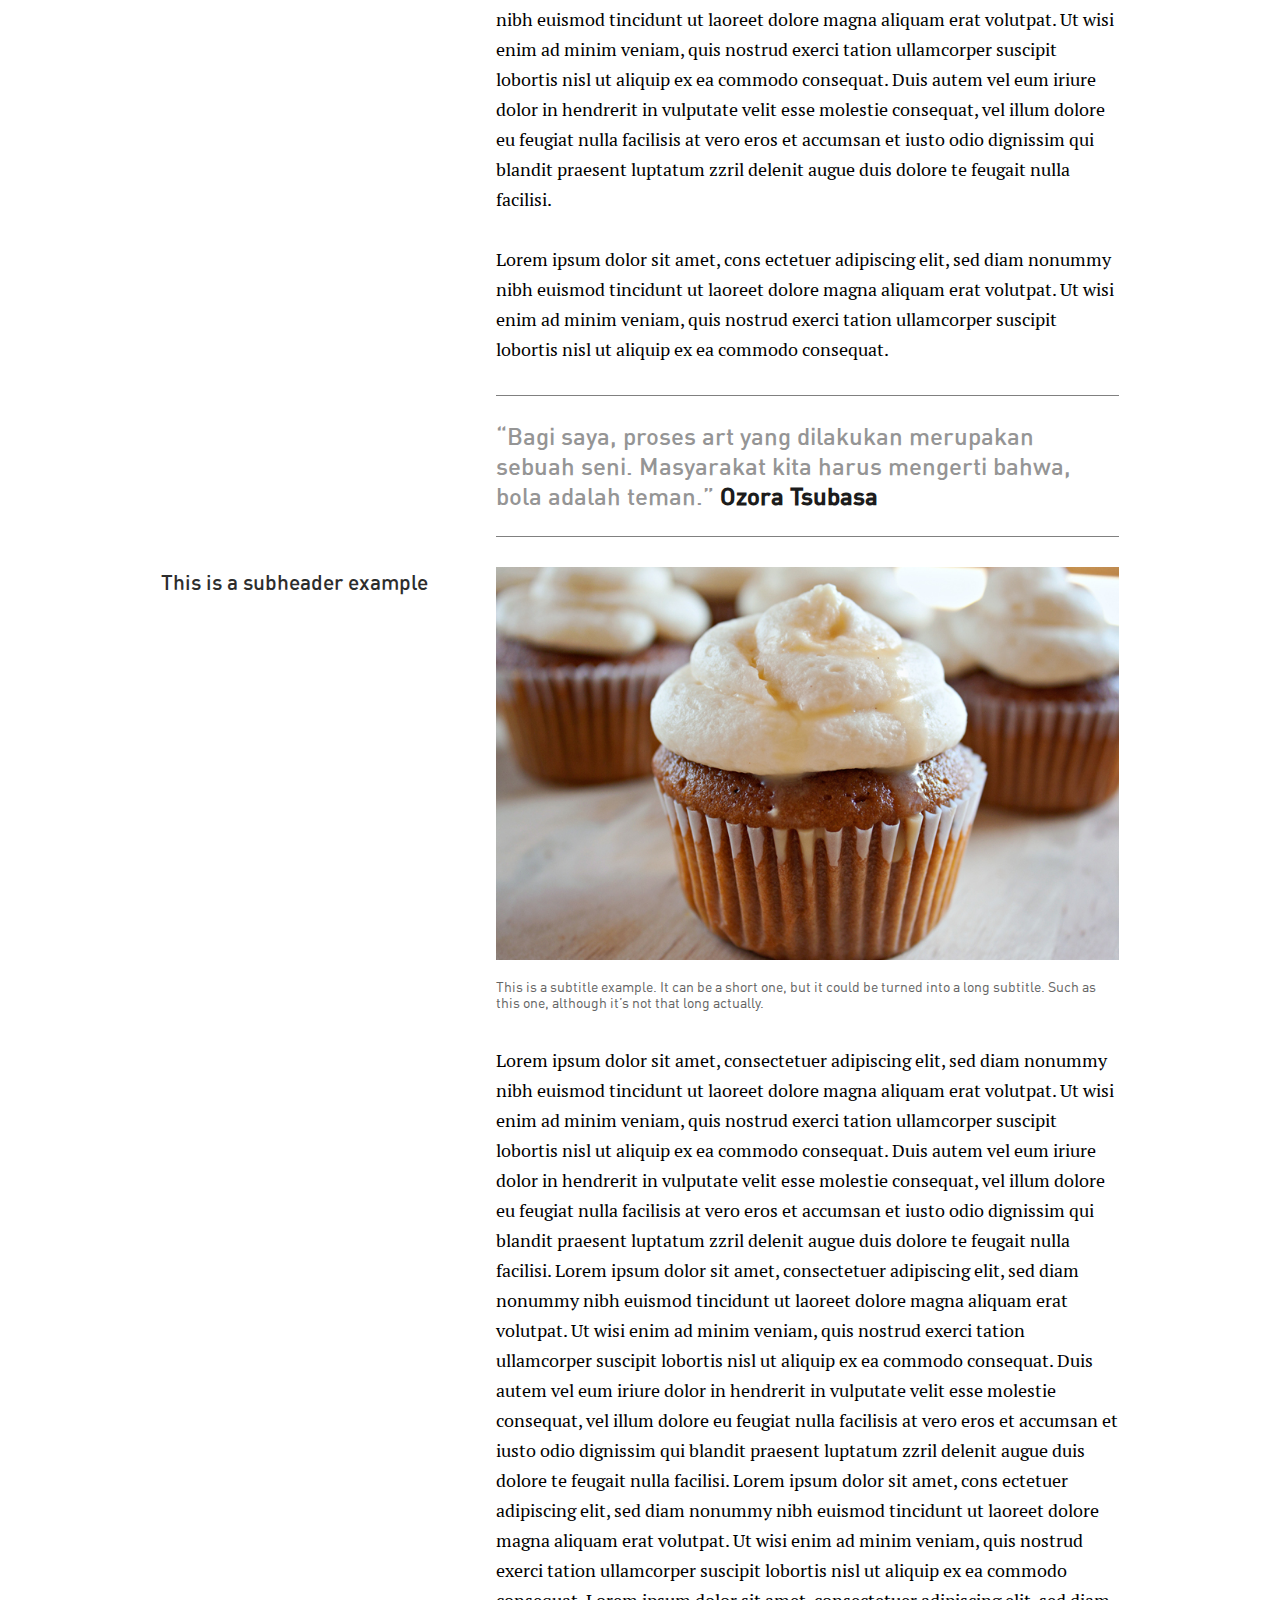
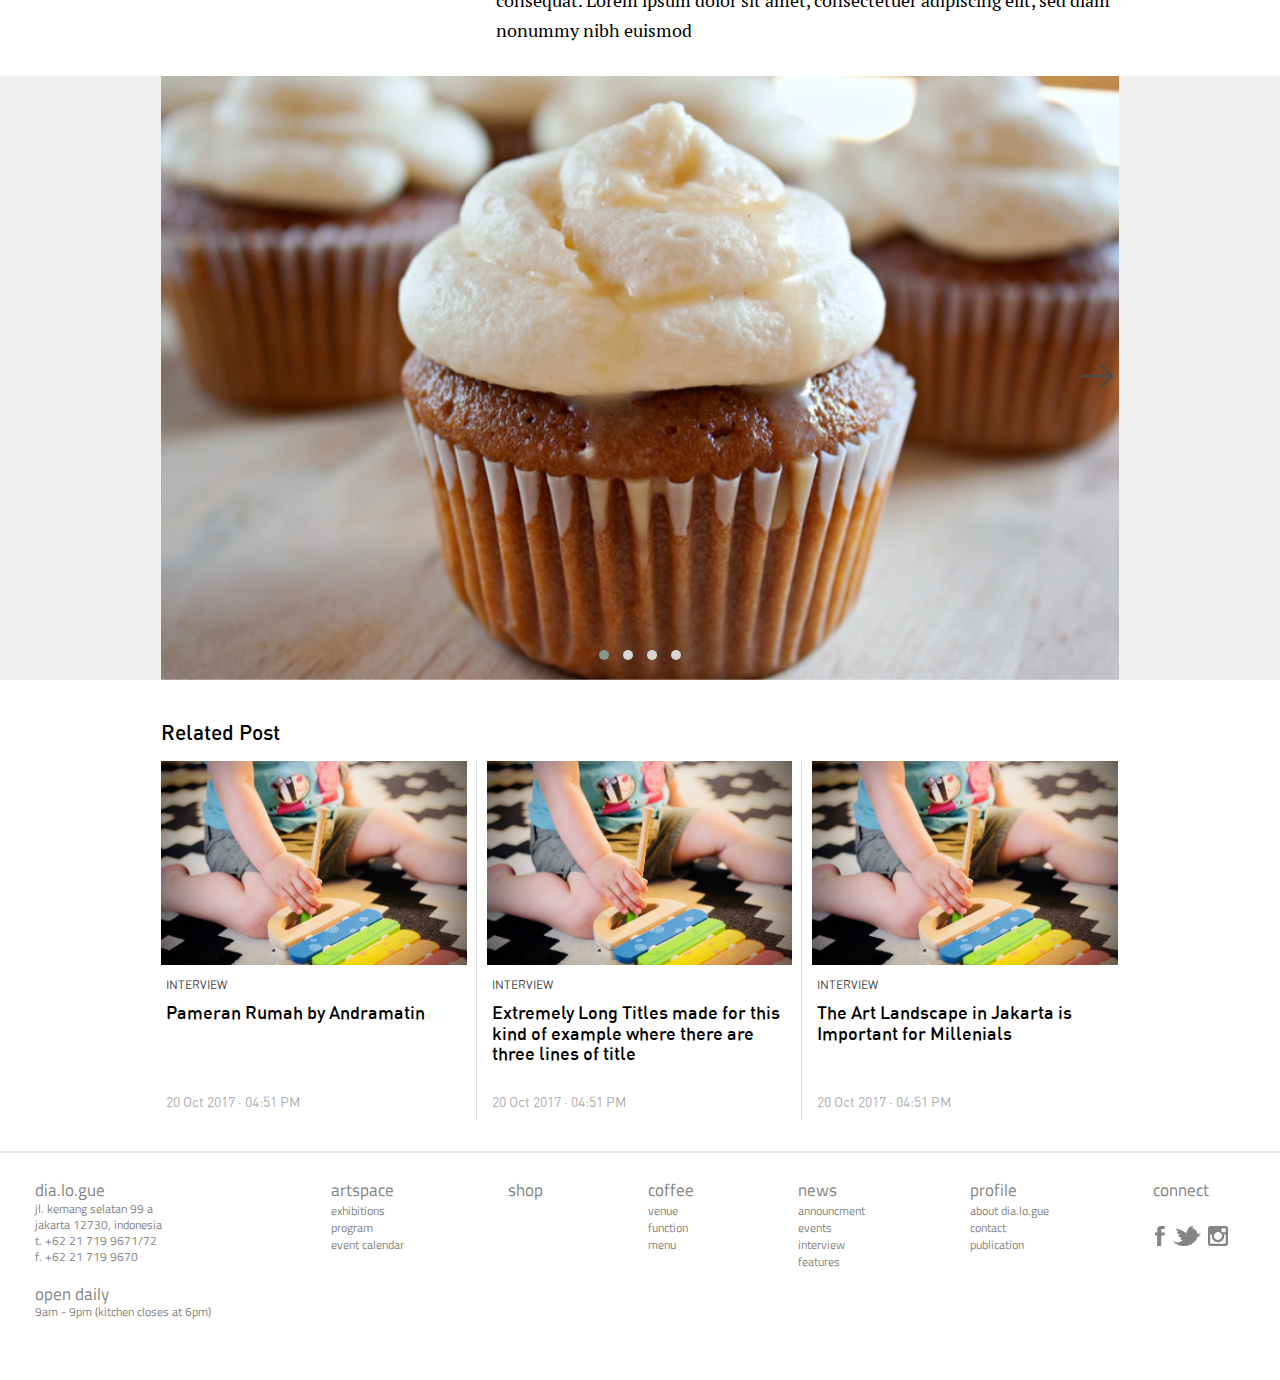
<file: single.html>
<!DOCTYPE html>
<html>
<head>
    <meta charset="utf-8">
    <meta http-equiv="x-ua-compatible" content="ie=edge">
    <title>Dialogue</title>
    <meta name="description" content="">
    <meta name="viewport" content="width=device-width, initial-scale=1">
    <link rel="stylesheet" href="assets/css/normal.css">
    
    <link rel="stylesheet" href="assets/js/OwlCarousel2-2.2.1/dist/assets/owl.carousel.min.css">
    <link rel="stylesheet" href="assets/js/OwlCarousel2-2.2.1/dist/assets/owl.theme.default.min.css">
    <link href="https://fonts.googleapis.com/css?family=Titillium+Web" rel="stylesheet">
    <link rel="stylesheet" href="assets/css/fontawesome/css/font-awesome.min.css">
    <link rel="stylesheet" href="assets/js/featherlight/src/featherlight.css">
    <link rel="stylesheet" href="assets/css/main.css">
</head>
<body>
     <header>
        <div class="container flex-col">
            <div class="wrapper-logo">
                <a href="#">
                    <img src="assets/img/logo_blog.svg">
                </a>
            </div>
            <nav>
                <ul>
                    <li><a class="h18 gray dinM" href="#">artspace</a></li>
                    <li><a class="h18 gray dinM" href="#">shop</a></li>
                    <li><a class="h18 gray dinM active" href="#">blog</a></li>
                    <li><a class="h18 gray dinM" href="#">coffe</a></li>
                    <li><a class="h18 gray dinM" href="#">news</a></li>
                    <li><a class="h18 gray dinM" href="#">profile</a></li>
                </ul>
            </nav>
        </div>
    </header>

    <div class="main">
        <section>
            <div class="container">
                <div class="wrapper-single">
                    <h1 class="title-post">
                        Self Explanatory Exhibition: Three Female Artists Interview
                    </h1>
                    <div class="wrapper-content-single">
                        <div class="wrapper-writter">
                            <h2 class="writter">
                                Hermawan Tanzil
                            </h2>
                            <span class="date-writter"> 25.06.2017 </span>
                        </div>

                        <p>Lorem ipsum dolor sit amet, consectetuer adipiscing elit, sed diam nonummy nibh euismod tincidunt ut laoreet dolore magna aliquam erat volutpat. Ut wisi enim ad minim veniam, quis nostrud exerci tation ullamcorper suscipit lobortis nisl ut aliquip ex ea commodo consequat. Duis autem vel eum iriure dolor in hendrerit in vulputate velit esse molestie consequat, vel illum dolore eu feugiat nulla facilisis at vero eros et accumsan et iusto odio dignissim qui blandit praesent luptatum zzril delenit augue duis dolore te feugait nulla facilisi.</p>
                        <figure>
                            <img src="assets/img/slide1.jpg">
                            <figcaption>
                                This is a subtitle example. It can be a short one, but it could be turned into a long subtitle. Such as this one, although it’s not that long actually.
                            </figcaption>
                        </figure>
                        <h2>This is a subheader example</h2>
                        <div class="wrapper-vid">
                            <video class="afterglow"  id="myvideo" poster="assets/img/slide1.jpg" width="1280" height="720">
                              <source type="video/mp4" src="assets/img/mp.mp4" />
                            </video>
                        </div>
                        <p>Lorem ipsum dolor sit amet, consectetuer adipiscing elit, sed diam nonummy nibh euismod tincidunt ut laoreet dolore magna aliquam erat volutpat. Ut wisi enim ad minim veniam, quis nostrud exerci tation ullamcorper suscipit lobortis nisl ut aliquip ex ea commodo consequat. Duis autem vel eum iriure dolor in hendrerit in vulputate velit esse molestie consequat, vel illum dolore eu feugiat nulla facilisis at vero eros et accumsan et iusto odio dignissim qui blandit praesent luptatum zzril delenit augue duis dolore te feugait nulla facilisi.
                        </p>
                        <p>Lorem ipsum dolor sit amet, cons ectetuer adipiscing elit, sed diam nonummy nibh euismod tincidunt ut laoreet dolore magna aliquam erat volutpat. Ut wisi enim ad minim veniam, quis nostrud exerci tation ullamcorper suscipit lobortis nisl ut aliquip ex ea commodo consequat.</p>

                        <p class="quote">
                            “Bagi saya, proses art yang dilakukan merupakan sebuah seni. Masyarakat kita harus mengerti bahwa, bola adalah teman.” <b>Ozora Tsubasa</b>
                        </p>
                        
                        <h2>This is a subheader example</h2>
                        <figure>
                            <img src="assets/img/slide1.jpg">
                            <figcaption>
                                This is a subtitle example. It can be a short one, but it could be turned into a long subtitle. Such as this one, although it’s not that long actually.
                            </figcaption>
                        </figure>
                        <p>Lorem ipsum dolor sit amet, consectetuer adipiscing elit, sed diam nonummy nibh euismod tincidunt ut laoreet dolore magna aliquam erat volutpat. Ut wisi enim ad minim veniam, quis nostrud exerci tation ullamcorper suscipit lobortis nisl ut aliquip ex ea commodo consequat. Duis autem vel eum iriure dolor in hendrerit in vulputate velit esse molestie consequat, vel illum dolore eu feugiat nulla facilisis at vero eros et accumsan et iusto odio dignissim qui blandit praesent luptatum zzril delenit augue duis dolore te feugait nulla facilisi.
                        
                        
                        
                        Lorem ipsum dolor sit amet, consectetuer adipiscing elit, sed diam nonummy nibh euismod tincidunt ut laoreet dolore magna aliquam erat volutpat. Ut wisi enim ad minim veniam, quis nostrud exerci tation ullamcorper suscipit lobortis nisl ut aliquip ex ea commodo consequat. Duis autem vel eum iriure dolor in hendrerit in vulputate velit esse molestie consequat, vel illum dolore eu feugiat nulla facilisis at vero eros et accumsan et iusto odio dignissim qui blandit praesent luptatum zzril delenit augue duis dolore te feugait nulla facilisi.
                        Lorem ipsum dolor sit amet, cons ectetuer adipiscing elit, sed diam nonummy nibh euismod tincidunt ut laoreet dolore magna aliquam erat volutpat. Ut wisi enim ad minim veniam, quis nostrud exerci tation ullamcorper suscipit lobortis nisl ut aliquip ex ea commodo consequat.
                        
                        Lorem ipsum dolor sit amet, consectetuer adipiscing elit, sed diam nonummy nibh euismod 
                        </p>

                    </div>
                </div>
            </div>
        </section>

        <section class="gray-carousel">
            <div class="container">
                <div class="wrapper-carousel-single">
                    <div class="owl-carousel owl-theme carousel-single">
                        <div class="item"><a href="#"> <img class="img-slider" src="assets/img/slide1.jpg"> </a></div>

                        <div class="item"><a href="#"> <img class="img-slider" src="assets/img/slide5.jpg"> </a></div>

                        <div class="item"><a href="#"> <img class="img-slider" src="assets/img/slide3.jpg"> </a></div>

                        <div class="item"><a href="#"> <img class="img-slider" src="assets/img/slide4.jpg"> </a></div>
                    </div>
                    <div class="navigasi-carousel"></div>
                </div>
            </div>
        </section>

        <section>
            <div class="container">
                <div class="wrapper-related-post container-single">
                    <h2>Related Post</h2>
                    <div>
                        <div class="wrapper-item-archive">
                            <div class="wrapper-img-archive">
                                <a class="img-feed" href="#">
                                    <figure>
                                        <img src="assets/img/stock1.jpg">
                                    </figure>
                                </a>
                            </div>
                            <div class="wrapper-desc-archive">
                                 <a class="cat-feed" href="#">
                                    INTERVIEW
                                </a>
                                <a href="#" class="title-feed">Pameran Rumah by Andramatin</a>
                                <span class="date-feed">20 Oct 2017 · 04:51 PM</span>
                            </div>
                        </div>

                        <div class="wrapper-item-archive">
                            <div class="wrapper-img-archive">
                                <a class="img-feed" href="#">
                                    <figure>
                                        <img src="assets/img/stock1.jpg">
                                    </figure>
                                </a>
                            </div>
                            <div class="wrapper-desc-archive">
                                 <a class="cat-feed" href="#">
                                    INTERVIEW
                                </a>
                                <a href="#" class="title-feed">Extremely Long Titles made for this kind of example where there are three lines of title</a>
                                <span class="date-feed">20 Oct 2017 · 04:51 PM</span>
                            </div>
                        </div>

                        <div class="wrapper-item-archive">
                            <div class="wrapper-img-archive">
                                <a class="img-feed" href="#">
                                    <figure>
                                        <img src="assets/img/stock1.jpg">
                                    </figure>
                                </a>
                            </div>
                            <div class="wrapper-desc-archive">
                                 <a class="cat-feed" href="#">
                                    INTERVIEW
                                </a>
                                <a href="#" class="title-feed">The Art Landscape in Jakarta is Important for Millenials</a>
                                <span class="date-feed">20 Oct 2017 · 04:51 PM</span>
                            </div>
                        </div>
                    </div>
                </div>
            </div>
        </section>

        <div class="divider"></div>
        <footer>
            <div class="wrapper-footer">
                <div class="footer-address">
                    <h2>dia.lo.gue</h2>
                    <p>jl. kemang selatan 99 a<br>
                    jakarta 12730, indonesia<br>
                    t. +62 21 719 9671/72<br>
                    f. +62 21 719 9670</p>

                    <h2>open daily</h2>
                    <p>9am - 9pm (kitchen closes at 6pm)</p>
                </div>

                <ul class="wrapper-footer-link">
                    <li>artspace</li>
                    <li><a href="#">exhibitions</a></li>
                    <li><a href="#">program</a></li>
                    <li><a href="#">event calendar</a></li>
                </ul>

                <ul class="wrapper-footer-link">
                    <li>shop</li>
                </ul>

                <ul class="wrapper-footer-link">
                    <li>coffee</li>
                    <li><a href="#">venue</a></li>
                    <li><a href="#">function</a></li>
                    <li><a href="#">menu</a></li>
                </ul>

                <ul class="wrapper-footer-link">
                    <li>news</li>
                    <li><a href="#">announcment</a></li>
                    <li><a href="#">events</a></li>
                    <li><a href="#">interview</a></li>
                    <li><a href="#">features</a></li>
                </ul>

                <ul class="wrapper-footer-link">
                    <li>profile</li>
                    <li><a href="#">about dia.lo.gue</a></li>
                    <li><a href="#">contact</a></li>
                    <li><a href="#">publication</a></li>
                </ul>

                <ul class="wrapper-footer-link socmed-wrapper">
                    <li>connect</li>
                    <li class="socmed-icon"><a href="#"><img src="assets/img/fb.svg"></a> <a href="#"><img src="assets/img/tw.svg"></a> <a href="#"><img src="assets/img/ig.svg"></a></li>
                </ul>
            </div>
        </footer>
    </div>
    <script type="text/javascript" src="assets/bower_components/jquery/dist/jquery.min.js"></script>
    <script type="text/javascript" src="assets/js/greensock-js/TweenMax.min.js"></script>
    <script type="text/javascript" src="assets/js/velocity.js"></script>
    <script type="text/javascript" src="assets/js/OwlCarousel2-2.2.1/dist/owl.carousel.min.js"></script>
    <script type="text/javascript" src="assets/js/afterglow.min.js"></script>
    <script type="text/javascript" src="assets/js/main.js"></script>
</body>
</html>
</file>
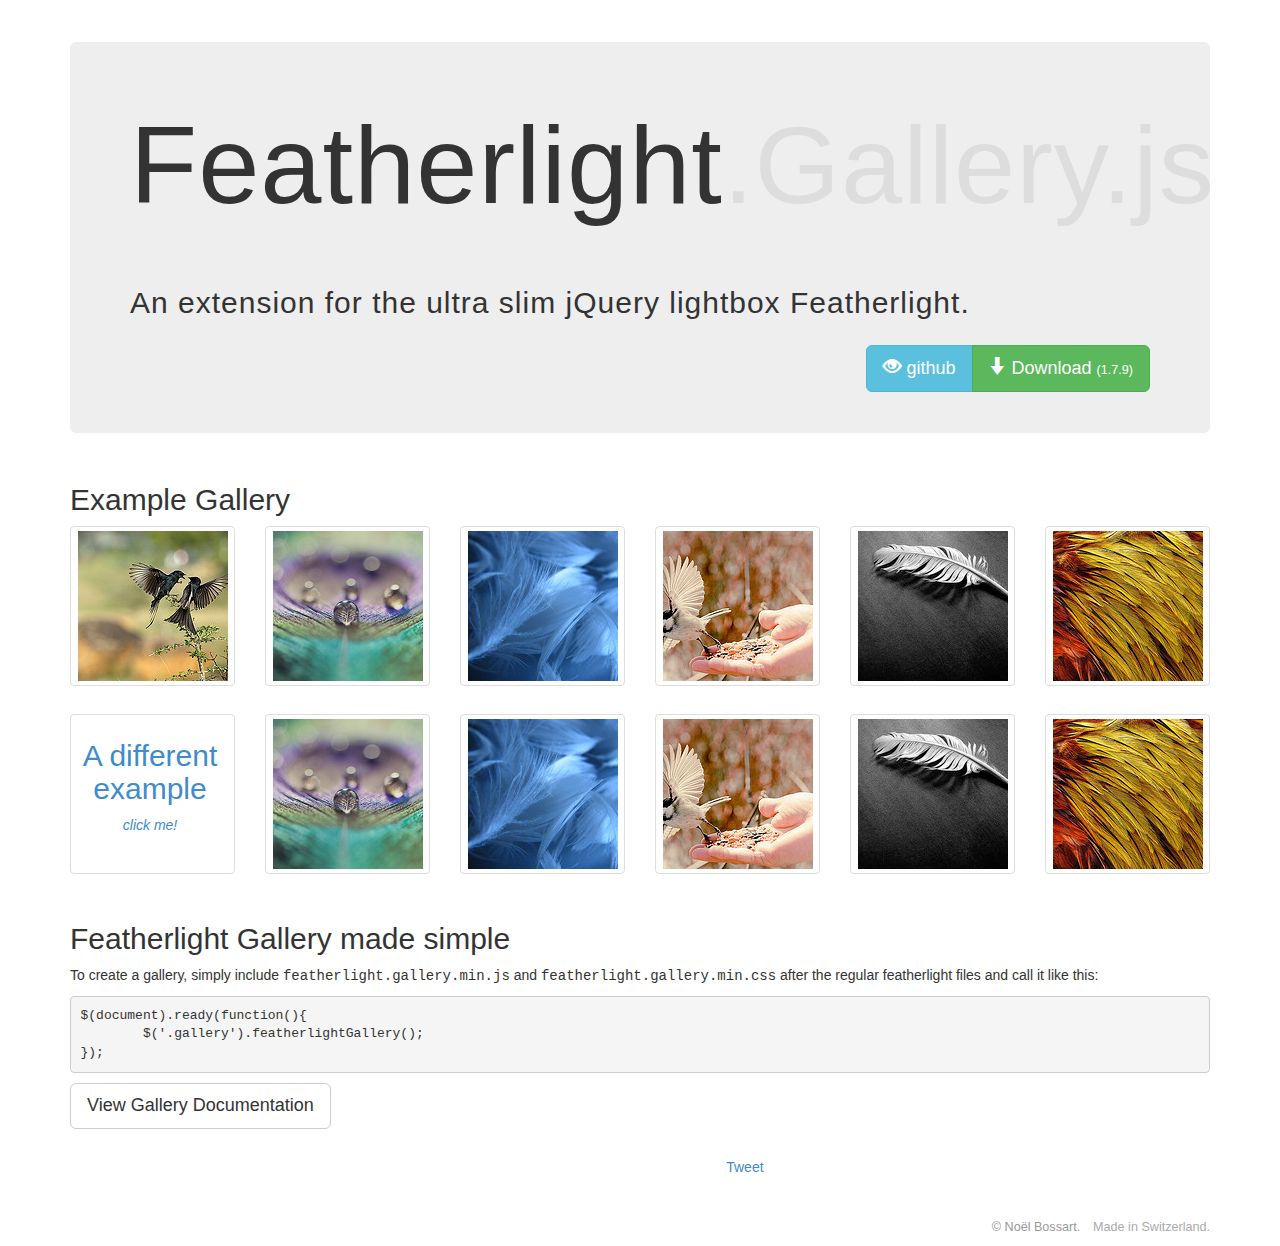
<file: assets/js/featherlight/gallery.html>
<!DOCTYPE html>
<html>
	<head>
		<meta http-equiv="content-type" content="text/html; charset=UTF-8" />
		<title>Featherlight – The ultra slim jQuery lightbox.</title>
		<link href="assets/stylesheets/bootstrap.min.css" rel="stylesheet" />
		<link type="text/css" rel="stylesheet" href="release/featherlight.min.css" />
		<link type="text/css" rel="stylesheet" href="release/featherlight.gallery.min.css" />
		<style type="text/css">
			@media all {
				.lightbox { display: none; }
				.fl-page h1,
				.fl-page h3,
				.fl-page h4 {
					font-family: 'HelveticaNeue-UltraLight', 'Helvetica Neue UltraLight', 'Helvetica Neue', Arial, Helvetica, sans-serif;
					font-weight: 100;
					letter-spacing: 1px;
				}
				.fl-page h1 { font-size: 110px; margin-bottom: 0.5em; }
				.fl-page h1 i { font-style: normal; color: #ddd; }
				.fl-page h1 span { font-size: 30px; color: #333;}
				.fl-page h3 { text-align: right; }
				.fl-page h3 { font-size: 15px; }
				.fl-page h4 { font-size: 2em; }
				.fl-page .jumbotron { margin-top: 2em; }
				.fl-page .btn-download { float: right; margin-top: -40px; }
				.fl-page .btn-default { vertical-align: bottom; }

				.fl-page .row { margin-top: 2em;}

				.fl-page .btn-lg span { font-size: 0.7em; }
				.fl-page .footer { margin-top: 3em; color: #aaa; font-size: 0.9em;}
				.fl-page .footer a { color: #999; text-decoration: none; margin-right: 0.75em;}
				.fl-page .github { margin: 2em 0; }
				.fl-page .github a { vertical-align: top; }

				/* customized gallery */

				.featherlight-gallery2 {
					background: rgba(100,100,100,0.5);
				}
				.featherlight-gallery2 .featherlight-content {
					background: #000;
				}
				.featherlight-gallery2 .featherlight-next:hover,
				.featherlight-gallery2 .featherlight-previous:hover {
					background: rgba(0,0,0,0.5);
				}
				.featherlight-gallery2 .featherlight-next:hover span,
				.featherlight-gallery2 .featherlight-previous:hover span {
					font-size: 25px;
					line-height: 25px;
					margin-top: -12.5px;
					color: #fff;
				}
				.featherlight-gallery2  .featherlight-close {
					background: transparent;
					color: #fff;
					font-size: 1.2em;
				}
				.featherlight-gallery2.featherlight-last-slide .featherlight-next,
				.featherlight-gallery2.featherlight-first-slide .featherlight-previous {
					display: none;
				}

				/* text slide */
				.thumbnail a { text-decoration: none; }
				.blurb {
					display: inline-block;
					width: 150px;
					height: 150px;
				}
				.blurb h2 { text-align: center;}
				.blurb .detail { display: none;}
				.blurb .teaser {
					font-style: italic;
					text-align: center;
				}
				.featherlight .blurb {
					display: inline-block;
					width: 500px;
					height: 300px;
					color: #99f;
				}
				.featherlight .blurb .detail {
					color: #ddf;
					font-size: large;
					display: inherit;
				}
				.featherlight .blurb .teaser { display: none;}

			}
			@media(max-width: 768px){
				.fl-page h1 span { display: block; }
				.fl-page .btn-download { float: none; margin-bottom: 1em; }
			}
		</style>
	</head>
	<body class="fl-page">
		<div class="container">
			<div class="jumbotron">
				<h1>Featherlight<i>.Gallery.js</i>
					<br/><span> An extension for the ultra slim jQuery lightbox Featherlight.</span></h1>
				<div class="btn-group btn-download">
					<a class="btn btn-lg btn-info" href="https://github.com/noelboss/featherlight/">
						<i class="glyphicon glyphicon-eye-open"></i>
						github
					</a>
					<a class="btn btn-lg btn-success" href="https://github.com/noelboss/featherlight/archive/1.7.9.zip">
						<i class="glyphicon glyphicon-arrow-down"></i>
						Download <span>(1.7.9)</span>
					</a>
				</div>
			</div>


			<div class="row">
				<div class="col-lg-12">
					<h2>Example Gallery</h2>
				</div>
				<div class="col-lg-2">
					<a class="thumbnail gallery" href="assets/images/two_birds.jpg"><img src="assets/images/two_birds.thumb.jpg" /></a>
				</div>
				<div class="col-lg-2">
					<a class="thumbnail gallery" href="assets/images/droplets.jpg"><img src="assets/images/droplets.thumb.jpg" /></a>
				</div>
				<div class="col-lg-2">
					<a class="thumbnail gallery" href="assets/images/blue.jpg"><img src="assets/images/blue.thumb.jpg" /></a>
				</div>
				<div class="col-lg-2">
					<a class="thumbnail gallery" href="assets/images/feed.jpg"><img src="assets/images/feed.thumb.jpg" /></a>
				</div>
				<div class="col-lg-2">
					<a class="thumbnail gallery" href="assets/images/black.jpg"><img src="assets/images/black.thumb.jpg" /></a>
				</div>
				<div class="col-lg-2">
					<a class="thumbnail gallery" href="assets/images/red_and_yellow.jpg"><img src="assets/images/red_and_yellow.thumb.jpg" /></a>
				</div>
			</div>

			<div class="row">
				<div class="col-lg-2">
					<a class="thumbnail gallery2" href=".blurb">
						<div class="blurb">
							<h2>A different example</h2>
							<p class="teaser">click me!</p>
							<span class="detail">
								<p>Featherlight Gallery inherit all the goodies of Featherlight.</p>
								<p>In particular, the different content filters are available and a gallery can have mixed content. For example, this slide that is not an image.</p>
								<p>This gallery also demonstrates the use of a css variant.</p>
						</div>
					</a>
				</div>
				<div class="col-lg-2">
					<a class="thumbnail gallery2" href="assets/images/droplets.jpg"><img src="assets/images/droplets.thumb.jpg" /></a>
				</div>
				<div class="col-lg-2">
					<a class="thumbnail gallery2" href="assets/images/blue.jpg"><img src="assets/images/blue.thumb.jpg" /></a>
				</div>
				<div class="col-lg-2">
					<a class="thumbnail gallery2" href="assets/images/feed.jpg"><img src="assets/images/feed.thumb.jpg" /></a>
				</div>
				<div class="col-lg-2">
					<a class="thumbnail gallery2" href="assets/images/black.jpg"><img src="assets/images/black.thumb.jpg" /></a>
				</div>
				<div class="col-lg-2">
					<a class="thumbnail gallery2" href="assets/images/red_and_yellow.jpg"><img src="assets/images/red_and_yellow.thumb.jpg" /></a>
				</div>
			</div>

			<div class="row">
				<div class="col-lg-12">
					<h2>Featherlight Gallery made simple</h2>
					<p>To create a gallery, simply include <kbd>featherlight.gallery.min.js</kbd> and <kbd>featherlight.gallery.min.css</kbd> after the regular featherlight files and
						call it like this:
					</p>
					<p>
						<pre>$(document).ready(function(){
	$('.gallery').featherlightGallery();
});</pre>
					</p>

					<a class="doc btn btn-lg btn-default" href="https://github.com/noelboss/featherlight/#featherlight-gallery">
						View Gallery Documentation
					</a>
				</div>
			</div>

			<div class="row github text-center">
				<iframe class="github-btn" src="http://ghbtns.com/github-btn.html?user=noelboss&amp;repo=Featherlight&amp;type=watch&amp;count=true" allowtransparency="true" frameborder="0" scrolling="0" width="100px" height="20px"></iframe>
				<iframe class="github-btn" src="http://ghbtns.com/github-btn.html?user=noelboss&amp;repo=Featherlight&amp;type=fork&amp;count=true" allowtransparency="true" frameborder="0" scrolling="0" width="102px" height="20px"></iframe>
				<a href="https://twitter.com/share" class="twitter-share-button" data-via="noelboss" data-related="featherlight" data-dnt="true">Tweet</a>
				<script>!function(d,s,id){var js,fjs=d.getElementsByTagName(s)[0],p=/^http:/.test(d.location)?'http':'https';if(!d.getElementById(id)){js=d.createElement(s);js.id=id;js.src=p+'://platform.twitter.com/widgets.js';fjs.parentNode.insertBefore(js,fjs);}}(document, 'script', 'twitter-wjs');</script>
			</div>

			<div class="footer text-right">
				<p><a href="//noelboss.com">&copy; Noël Bossart.</a> Made in Switzerland.</p>
			</div>
		</div>

		<script src="assets/javascripts/jquery-1.7.0.min.js"></script>
		<script src="release/featherlight.min.js" type="text/javascript" charset="utf-8"></script>
		<script src="release/featherlight.gallery.min.js" type="text/javascript" charset="utf-8"></script>

		<script>
			$(document).ready(function(){
				$('.gallery').featherlightGallery({
					gallery: {
						fadeIn: 300,
						fadeOut: 300
					},
					openSpeed:    300,
					closeSpeed:   300
				});
				$('.gallery2').featherlightGallery({
					gallery: {
						next: 'next »',
						previous: '« previous'
					},
					variant: 'featherlight-gallery2'
				});
			});

			(function(i,s,o,g,r,a,m){i['GoogleAnalyticsObject']=r;i[r]=i[r]||function(){
			(i[r].q=i[r].q||[]).push(arguments)},i[r].l=1*new Date();a=s.createElement(o),
			m=s.getElementsByTagName(o)[0];a.async=1;a.src=g;m.parentNode.insertBefore(a,m)
			})(window,document,'script','//stats.g.doubleclick.net/dc.js','ga');

			ga('create', 'UA-5342062-6', 'noelboss.github.io');
			ga('send', 'pageview');
		</script>
	</body>
</html>
</file>
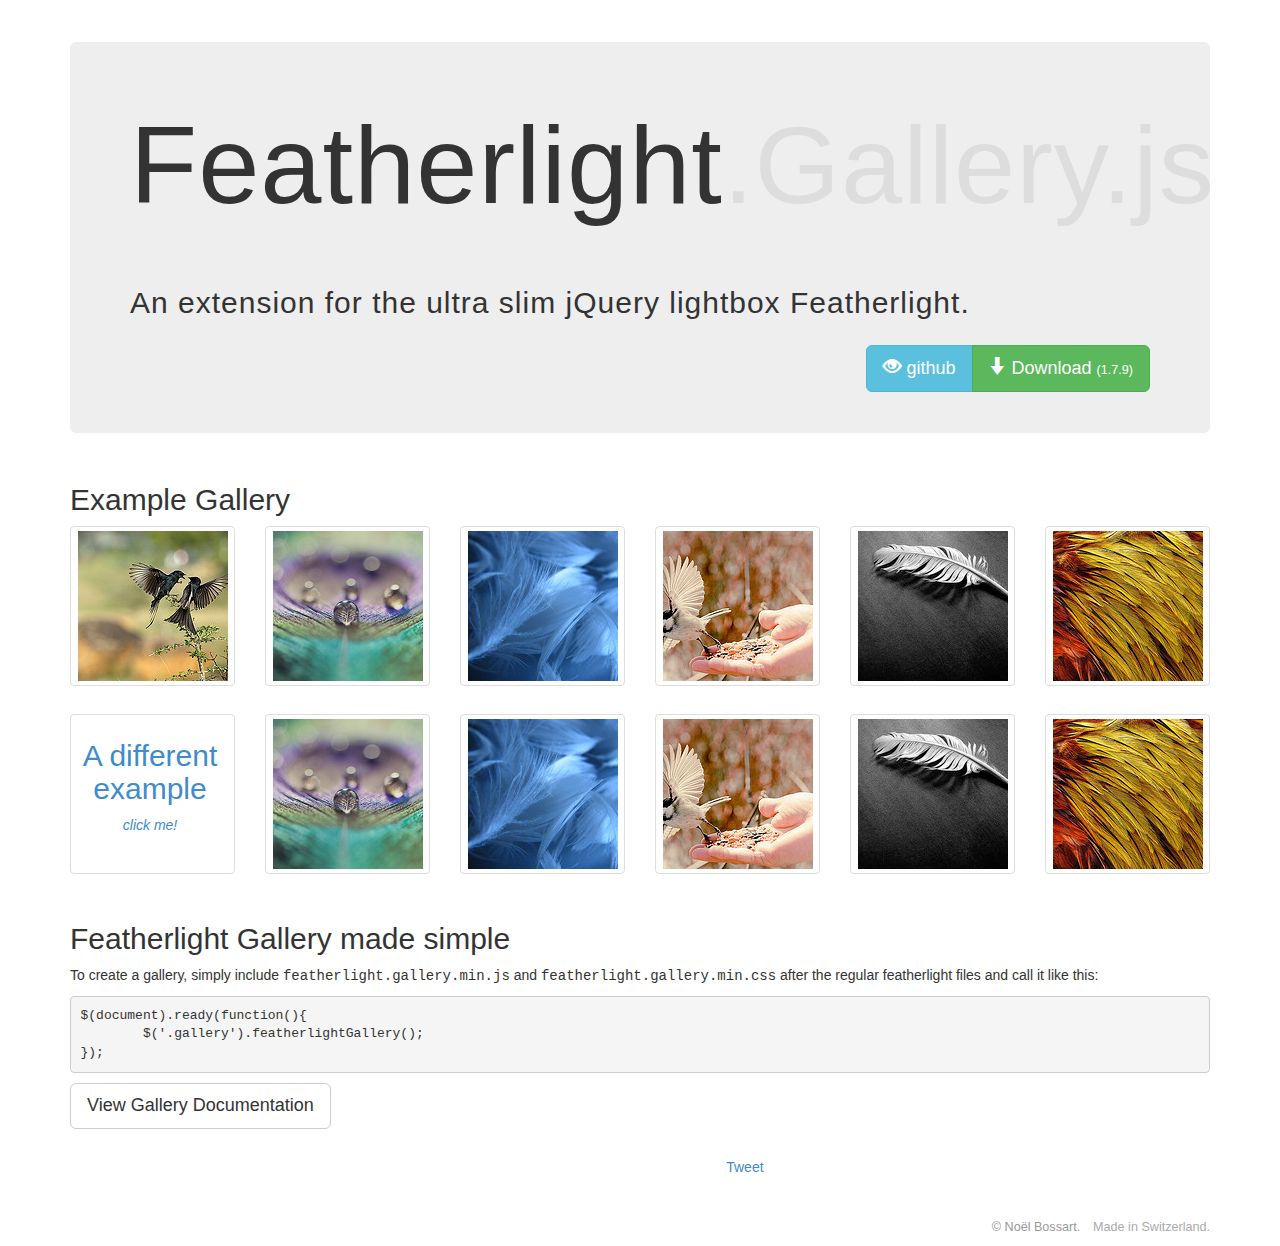
<file: assets/js/featherlight/src/gallery.html>
<!DOCTYPE html>
<html>
	<head>
		<meta http-equiv="content-type" content="text/html; charset=UTF-8" />
		<title>Featherlight – The ultra slim jQuery lightbox.</title>
		<link href="../assets/stylesheets/bootstrap.min.css" rel="stylesheet" />
		<link type="text/css" rel="stylesheet" href="featherlight.css" />
		<link type="text/css" rel="stylesheet" href="featherlight.gallery.css" />
		<style type="text/css">
			@media all {
				.lightbox { display: none; }
				.fl-page h1,
				.fl-page h3,
				.fl-page h4 {
					font-family: 'HelveticaNeue-UltraLight', 'Helvetica Neue UltraLight', 'Helvetica Neue', Arial, Helvetica, sans-serif;
					font-weight: 100;
					letter-spacing: 1px;
				}
				.fl-page h1 { font-size: 110px; margin-bottom: 0.5em; }
				.fl-page h1 i { font-style: normal; color: #ddd; }
				.fl-page h1 span { font-size: 30px; color: #333;}
				.fl-page h3 { text-align: right; }
				.fl-page h3 { font-size: 15px; }
				.fl-page h4 { font-size: 2em; }
				.fl-page .jumbotron { margin-top: 2em; }
				.fl-page .btn-download { float: right; margin-top: -40px; }
				.fl-page .btn-default { vertical-align: bottom; }

				.fl-page .row { margin-top: 2em;}

				.fl-page .btn-lg span { font-size: 0.7em; }
				.fl-page .footer { margin-top: 3em; color: #aaa; font-size: 0.9em;}
				.fl-page .footer a { color: #999; text-decoration: none; margin-right: 0.75em;}
				.fl-page .github { margin: 2em 0; }
				.fl-page .github a { vertical-align: top; }

				/* customized gallery */

				.featherlight-gallery2 {
					background: rgba(100,100,100,0.5);
				}
				.featherlight-gallery2 .featherlight-content {
					background: #000;
				}
				.featherlight-gallery2 .featherlight-next:hover,
				.featherlight-gallery2 .featherlight-previous:hover {
					background: rgba(0,0,0,0.5);
				}
				.featherlight-gallery2 .featherlight-next:hover span,
				.featherlight-gallery2 .featherlight-previous:hover span {
					font-size: 25px;
					line-height: 25px;
					margin-top: -12.5px;
					color: #fff;
				}
				.featherlight-gallery2  .featherlight-close {
					background: transparent;
					color: #fff;
					font-size: 1.2em;
				}
				.featherlight-gallery2.featherlight-last-slide .featherlight-next,
				.featherlight-gallery2.featherlight-first-slide .featherlight-previous {
					display: none;
				}

				/* text slide */
				.thumbnail a { text-decoration: none; }
				.blurb {
					display: inline-block;
					width: 150px;
					height: 150px;
				}
				.blurb h2 { text-align: center;}
				.blurb .detail { display: none;}
				.blurb .teaser {
					font-style: italic;
					text-align: center;
				}
				.featherlight .blurb {
					display: inline-block;
					width: 500px;
					height: 300px;
					color: #99f;
				}
				.featherlight .blurb .detail {
					color: #ddf;
					font-size: large;
					display: inherit;
				}
				.featherlight .blurb .teaser { display: none;}

			}
			@media(max-width: 768px){
				.fl-page h1 span { display: block; }
				.fl-page .btn-download { float: none; margin-bottom: 1em; }
			}
		</style>
	</head>
	<body class="fl-page">
		<div class="container">
			<div class="jumbotron">
				<h1>Featherlight<i>.Gallery.js</i>
					<br/><span> An extension for the ultra slim jQuery lightbox Featherlight.</span></h1>
				<div class="btn-group btn-download">
					<a class="btn btn-lg btn-info" href="https://github.com/noelboss/featherlight/">
						<i class="glyphicon glyphicon-eye-open"></i>
						github
					</a>
					<a class="btn btn-lg btn-success" href="https://github.com/noelboss/featherlight/archive/master.zip">
						<i class="glyphicon glyphicon-arrow-down"></i>
						Download <span>(1.7.9)</span>
					</a>
				</div>
			</div>


			<div class="row">
				<div class="col-lg-12">
					<h2>Example Gallery</h2>
				</div>
				<div class="col-lg-2">
					<a class="thumbnail gallery" href="../assets/images/two_birds.jpg"><img src="../assets/images/two_birds.thumb.jpg" /></a>
				</div>
				<div class="col-lg-2">
					<a class="thumbnail gallery" href="../assets/images/droplets.jpg"><img src="../assets/images/droplets.thumb.jpg" /></a>
				</div>
				<div class="col-lg-2">
					<a class="thumbnail gallery" href="../assets/images/blue.jpg"><img src="../assets/images/blue.thumb.jpg" /></a>
				</div>
				<div class="col-lg-2">
					<a class="thumbnail gallery" href="../assets/images/feed.jpg"><img src="../assets/images/feed.thumb.jpg" /></a>
				</div>
				<div class="col-lg-2">
					<a class="thumbnail gallery" href="../assets/images/black.jpg"><img src="../assets/images/black.thumb.jpg" /></a>
				</div>
				<div class="col-lg-2">
					<a class="thumbnail gallery" href="../assets/images/red_and_yellow.jpg"><img src="../assets/images/red_and_yellow.thumb.jpg" /></a>
				</div>
			</div>

			<div class="row">
				<div class="col-lg-2">
					<a class="thumbnail gallery2" href=".blurb">
						<div class="blurb">
							<h2>A different example</h2>
							<p class="teaser">click me!</p>
							<span class="detail">
								<p>Featherlight Gallery inherit all the goodies of Featherlight.</p>
								<p>In particular, the different content filters are available and a gallery can have mixed content. For example, this slide that is not an image.</p>
								<p>This gallery also demonstrates the use of a css variant.</p>
						</div>
					</a>
				</div>
				<div class="col-lg-2">
					<a class="thumbnail gallery2" href="../assets/images/droplets.jpg"><img src="../assets/images/droplets.thumb.jpg" /></a>
				</div>
				<div class="col-lg-2">
					<a class="thumbnail gallery2" href="../assets/images/blue.jpg"><img src="../assets/images/blue.thumb.jpg" /></a>
				</div>
				<div class="col-lg-2">
					<a class="thumbnail gallery2" href="../assets/images/feed.jpg"><img src="../assets/images/feed.thumb.jpg" /></a>
				</div>
				<div class="col-lg-2">
					<a class="thumbnail gallery2" href="../assets/images/black.jpg"><img src="../assets/images/black.thumb.jpg" /></a>
				</div>
				<div class="col-lg-2">
					<a class="thumbnail gallery2" href="../assets/images/red_and_yellow.jpg"><img src="../assets/images/red_and_yellow.thumb.jpg" /></a>
				</div>
			</div>

			<div class="row">
				<div class="col-lg-12">
					<h2>Featherlight Gallery made simple</h2>
					<p>To create a gallery, simply include <kbd>featherlight.gallery.min.js</kbd> and <kbd>featherlight.gallery.min.css</kbd> after the regular featherlight files and
						call it like this:
					</p>
					<p>
						<pre>$(document).ready(function(){
	$('.gallery').featherlightGallery();
});</pre>
					</p>

					<a class="doc btn btn-lg btn-default" href="https://github.com/noelboss/featherlight/#featherlight-gallery">
						View Gallery Documentation
					</a>
				</div>
			</div>

			<div class="row github text-center">
				<iframe class="github-btn" src="http://ghbtns.com/github-btn.html?user=noelboss&amp;repo=Featherlight&amp;type=watch&amp;count=true" allowtransparency="true" frameborder="0" scrolling="0" width="100px" height="20px"></iframe>
				<iframe class="github-btn" src="http://ghbtns.com/github-btn.html?user=noelboss&amp;repo=Featherlight&amp;type=fork&amp;count=true" allowtransparency="true" frameborder="0" scrolling="0" width="102px" height="20px"></iframe>
				<a href="https://twitter.com/share" class="twitter-share-button" data-via="noelboss" data-related="featherlight" data-dnt="true">Tweet</a>
				<script>!function(d,s,id){var js,fjs=d.getElementsByTagName(s)[0],p=/^http:/.test(d.location)?'http':'https';if(!d.getElementById(id)){js=d.createElement(s);js.id=id;js.src=p+'://platform.twitter.com/widgets.js';fjs.parentNode.insertBefore(js,fjs);}}(document, 'script', 'twitter-wjs');</script>
			</div>

			<div class="footer text-right">
				<p><a href="//noelboss.com">&copy; Noël Bossart.</a> Made in Switzerland.</p>
			</div>
		</div>

		<script src="../assets/javascripts/jquery-1.7.0.min.js"></script>
		<script src="featherlight.js" type="text/javascript" charset="utf-8"></script>
		<script src="featherlight.gallery.js" type="text/javascript" charset="utf-8"></script>

		<script>
			$(document).ready(function(){
				$('.gallery').featherlightGallery({
					gallery: {
						fadeIn: 300,
						fadeOut: 300
					},
					openSpeed:    300,
					closeSpeed:   300
				});
				$('.gallery2').featherlightGallery({
					gallery: {
						next: 'next »',
						previous: '« previous'
					},
					variant: 'featherlight-gallery2'
				});
			});

			(function(i,s,o,g,r,a,m){i['GoogleAnalyticsObject']=r;i[r]=i[r]||function(){
			(i[r].q=i[r].q||[]).push(arguments)},i[r].l=1*new Date();a=s.createElement(o),
			m=s.getElementsByTagName(o)[0];a.async=1;a.src=g;m.parentNode.insertBefore(a,m)
			})(window,document,'script','//stats.g.doubleclick.net/dc.js','ga');

			ga('create', 'UA-5342062-6', 'noelboss.github.io');
			ga('send', 'pageview');
		</script>
	</body>
</html>
</file>
<file: assets/css/main.css>
@font-face{font-family:dinR;src:url("../fonts/dinregular-webfont.woff")}@font-face{font-family:dinM;src:url("../fonts/dinmedium-webfont.woff")}@font-face{font-family:circB;src:url("../fonts/CircularStd-Book.woff")}@font-face{font-family:ptSerifB;src:url("../fonts/PTF75F-webfont.woff")}@font-face{font-family:dinB;src:url("../fonts/dinbold-webfont.woff")}@font-face{font-family:ptSerifR;src:url("../fonts/pt_serif_r.woff")}html{-webkit-box-sizing:border-box;box-sizing:border-box}*,:after,:before{-webkit-box-sizing:inherit;box-sizing:inherit}a{text-decoration:none;color:#808080}h1,h2,h3{font-family:dinR;color:#000;font-weight:normal}ul{list-style-type:none;padding:0}figure{margin:0}.h18{font-size:18px}.h14{font-size:14px}.gray{color:#808080}.dinM{font-family:dinM}.container{padding-right:10px;padding-left:10px;margin-right:auto;margin-left:auto}.container-single,.navigasi-carousel,.wrapper-carousel-single,.wrapper-single{padding-left:10px;padding-right:10px;margin-right:auto;margin-left:auto}footer{padding-right:20px;padding-left:20px;margin-right:auto;margin-left:auto}.no-scroll{overflow:hidden}button{border:none;-webkit-transition:all 0.25s ease;-moz-transition:all 0.25s ease;-ms-transition:all 0.25s ease;-o-transition:all 0.25s ease;transition:all 0.25s ease}button:hover{cursor:pointer;border:1px solid $black;background:#fff;color:$black}@media (min-width:768px){.container{width:unset}.container-single,.navigasi-carousel,.wrapper-carousel-single,.wrapper-single{padding:0 70px}footer{padding-left:30px;padding-right:30px}}@media (min-width:993px){.container{width:unset}.container-single,.navigasi-carousel,.wrapper-carousel-single,.wrapper-single{padding:0 100px}}@media (min-width:1280px){footer{width:1240px}.container{width:1280px}.container-single,.navigasi-carousel,.wrapper-carousel-single,.wrapper-single{padding:0 151px}}header{padding:30px 0 32px}.wrapper-logo{text-align:center}.wrapper-logo img{height:133px}nav ul{-webkit-display:flex;-moz-display:flex;-ms-display:flex;-o-display:flex;display:-webkit-box;display:flex;-webkit-box-pack:center;-ms-flex-pack:center;justify-content:center;-webkit-box-align:center;-ms-flex-align:center;align-items:center;margin:20px 0}nav ul li{padding:15px}nav ul li a{margin:0 18px}nav ul li a:hover{color:#000444}nav ul li a.active{color:#000444}.wrapper-sub-heading{background:#efefef}.wrapper-sub-heading ul{-webkit-display:flex;-moz-display:flex;-ms-display:flex;-o-display:flex;display:-webkit-box;display:flex;-webkit-box-pack:center;-ms-flex-pack:center;justify-content:center;-webkit-box-align:center;-ms-flex-align:center;align-items:center;margin-bottom:0}.wrapper-sub-heading ul li{padding:15px;position:relative}.wrapper-sub-heading ul li:after{content:'';position:absolute;width:1px;background:#808080;right:0;top:0;bottom:0;height:calc(100% - 30px);margin:auto}.wrapper-sub-heading ul li:last-of-type:after{-webkit-display:none;-moz-display:none;-ms-display:none;-o-display:none;display:none}.wrapper-sub-heading ul li a{text-transform:uppercase}.wrapper-sub-heading ul li a:hover{color:#000444}.wrapper-main-feed{-webkit-display:flex;-moz-display:flex;-ms-display:flex;-o-display:flex;display:-webkit-box;display:flex;position:relative;padding-bottom:32px}.wrapper-main-feed img{width:100%;height:auto}.wrapper-main-feed:after{position:absolute;bottom:0;left:0;content:'';width:100%;height:1px;background:#dcdcdc}.main-feed{width:62%}.wrapper-sub-feed{width:38%;padding-left:30px}.wrapper-sub-feed .img-feed:after{padding-top:66%}.divider{width:100%;height:1px;-webkit-box-shadow:0px 1.5px 1px 0px rgba(0,0,0,0.2);box-shadow:0px 1.5px 1px 0px rgba(0,0,0,0.2)}.img-feed{-webkit-display:block;-moz-display:block;-ms-display:block;-o-display:block;display:block;position:relative}.img-feed:after{content:'';-webkit-display:block;-moz-display:block;-ms-display:block;-o-display:block;display:block;padding-top:67.7%}.img-feed figure{position:absolute;overflow:hidden;top:0;left:0;bottom:0;right:0;width:100%;height:100%}.img-feed figure img{width:100%;height:auto;-webkit-display:block;-moz-display:block;-ms-display:block;-o-display:block;display:block}.date-feed{font-family:dinR;font-size:14px;color:#afafaf}.cat-feed{font-size:12px;font-family:dinR;color:#444;-webkit-display:inline-block;-moz-display:inline-block;-ms-display:inline-block;-o-display:inline-block;display:inline-block;text-transform:uppercase}.big-feed .cat-feed{font-size:14px}.big-feed a.title-feed{font-family:ptSerifB;font-size:36px;margin-bottom:26px}.title-feed{font-family:dinM;font-size:18px;color:#000;-webkit-display:block;-moz-display:block;-ms-display:block;-o-display:block;display:block;margin:10px 0}.wrapper-desc-feed{padding:15px 20px 0}.wrapper-desc-feed>*{-webkit-display:inline-block;-moz-display:inline-block;-ms-display:inline-block;-o-display:inline-block;display:inline-block;margin:0}.wrapper-desc-feed .title-feed{margin:10px 0}.sub-feed{-webkit-display:flex;-moz-display:flex;-ms-display:flex;-o-display:flex;display:-webkit-box;display:flex;-ms-flex-wrap:wrap;flex-wrap:wrap}.sub-feed .left{width:68%;padding-right:20px}.sub-feed .right{width:32%}.item-sub-feed{position:relative;padding:24px 0}.item-sub-feed .cat-feed{-webkit-display:block;-moz-display:block;-ms-display:block;-o-display:block;display:block}.item-sub-feed:after{position:absolute;content:'';width:100%;bottom:0;right:0;background:#e2e2e2;height:1px}.item-sub-feed:first-child{padding-top:0}.item-sub-feed:last-child:after{-webkit-display:none;-moz-display:none;-ms-display:none;-o-display:none;display:none}.archive-container{overflow:hidden}.wrapper-archive{padding:36px 0;-webkit-display:flex;-moz-display:flex;-ms-display:flex;-o-display:flex;display:-webkit-box;display:flex;-ms-flex-wrap:wrap;flex-wrap:wrap;margin:0 -10px;position:relative;margin-bottom:-92px}.wrapper-archive .cat-feed{margin:15px 0 0}.wrapper-item-archive{-webkit-display:flex;-moz-display:flex;-ms-display:flex;-o-display:flex;display:-webkit-box;display:flex;width:25%;-webkit-flex-direction:column;-moz-flex-direction:column;-ms-flex-direction:column;-o-flex-direction:column;-webkit-box-orient:vertical;-webkit-box-direction:normal;flex-direction:column;padding:0 10px 74px;position:relative}.wrapper-item-archive:after{position:absolute;right:0;top:0;content:'';width:1px;height:100%;background:#dcdcdc}.wrapper-item-archive:nth-child(4):after{-webkit-display:none;-moz-display:none;-ms-display:none;-o-display:none;display:none}.wrapper-img-archive{width:100%}.wrapper-desc-archive{-webkit-display:flex;-moz-display:flex;-ms-display:flex;-o-display:flex;display:-webkit-box;display:flex;-webkit-flex-direction:column;-moz-flex-direction:column;-ms-flex-direction:column;-o-flex-direction:column;-webkit-box-orient:vertical;-webkit-box-direction:normal;flex-direction:column;-webkit-box-flex:1;-ms-flex:1 1 auto;flex:1 1 auto}.wrapper-desc-archive .title-feed{-webkit-box-flex:1;-ms-flex-positive:1;flex-grow:1}.pagination-archive{-webkit-display:flex;-moz-display:flex;-ms-display:flex;-o-display:flex;display:-webkit-box;display:flex;-webkit-box-align:center;-ms-flex-align:center;align-items:center;-webkit-box-pack:center;-ms-flex-pack:center;justify-content:center;background:#fff;height:70px;z-index:2;width:calc(100% + 20px);position:relative}.pagination-archive a{font-family:dinR;font-size:14px;color:#000}.title-post{font-size:48px;color:#000444;font-family:dinB;font-weight:bold;margin-top:0}.wrapper-writter{width:35%;padding-right:20px}.wrapper-writter .writter{color:#666;font-family:dinM;font-size:18px;margin:0 0 10px;line-height:30px;width:100%}.wrapper-writter .date-writter{font-size:18px;font-family:dinR;color:#666;-webkit-display:flex;-moz-display:flex;-ms-display:flex;-o-display:flex;display:-webkit-box;display:flex;-ms-flex-wrap:wrap;flex-wrap:wrap}.wrapper-content-single{margin-top:40px;-webkit-display:flex;-moz-display:flex;-ms-display:flex;-o-display:flex;display:-webkit-box;display:flex;-ms-flex-wrap:wrap;flex-wrap:wrap}.wrapper-content-single .vjs-poster{background-color:#e4e4e4;background-size:cover}.wrapper-content-single .wrapper-writter+figure{width:65%;padding-left:0;margin-top:0}.wrapper-content-single .wrapper-writter+h2{width:65%;padding-right:20px}.wrapper-content-single .wrapper-writter+.wrapper-vid{width:65%;padding-left:0}.wrapper-content-single .wrapper-vid{position:relative;width:100%;padding-left:35%;margin:0 0 35px;overflow:hidden}.wrapper-content-single .wrapper-vid+p{width:100%;padding-left:35%}.wrapper-content-single h2+.wrapper-vid{width:65%;padding-left:0}.wrapper-content-single figure{width:100%;padding-left:35%;margin:20px 0}.wrapper-content-single figure img{width:100%;height:auto}.wrapper-content-single figure figcaption{font-size:14px;color:#636363;font-family:dinR;margin:15px 0;width:100%}.wrapper-content-single p{font-size:18px;font-family:ptSerifR;color:#000;margin:0 0 10px;line-height:30px;width:65%;margin-bottom:30px}.wrapper-content-single figure+p,.wrapper-content-single p+p{width:100%;padding-left:35%}.wrapper-content-single h2{width:35%;font-size:21px;font-family:dinM;color:#2d2d2d;margin-top:0;line-height:30px;padding-right:60px}.wrapper-content-single h2+h2{width:35%;-webkit-box-flex:1;-ms-flex-positive:1;flex-grow:1}.wrapper-content-single h2+h2+p{width:100%;padding-left:35%}.wrapper-content-single h2+figure{width:65%;padding-left:0;margin-top:0}.wrapper-content-single h2+h2+figure{width:100%;padding-left:35%}.wrapper-content-single h2+figure{width:65%}.wrapper-content-single p+figure{margin-top:0}.wrapper-content-single p.quote{font-family:dinM;font-size:24px;color:#959595;padding-top:25px;padding-bottom:25px;padding-left:0;border:1px solid #808080;border-left:none;border-right:none;width:65%;margin-left:35%}.wrapper-content-single p.quote b{color:#1c1c1c}.wrapper-carousel-single{position:relative}.wrapper-carousel-single .item img{width:100%}.wrapper-carousel-single .owl-theme .owl-dots{position:absolute;width:100%;bottom:10px}.navigasi-carousel{width:100%;position:absolute;left:0;margin-top:auto;-webkit-display:-webkit-box;-moz-display:-webkit-box;-ms-display:-webkit-box;-o-display:-webkit-box;display:-webkit-box;bottom:0;margin-bottom:auto;-webkit-display:flex;-moz-display:flex;-ms-display:flex;-o-display:flex;display:flex;-webkit-box-pack:justify;-ms-flex-pack:justify;justify-content:space-between;right:0;top:0;margin-bottom:auto;margin-top:auto;height:30px;z-index:1;-webkit-box-align:center;-ms-flex-align:center;align-items:center;pointer-events:none}.navigasi-carousel button{background:none;pointer-events:all}.navigasi-carousel button:focus{outline:none}.navigasi-carousel .disabled img{-webkit-display:none;-moz-display:none;-ms-display:none;-o-display:none;display:none}.gray-carousel{background:#f0f0f0}.wrapper-related-post{padding-top:40px;padding-bottom:30px}.wrapper-related-post h2{font-size:21px;font-family:dinM;margin-top:0}.wrapper-related-post>div{margin:0 -10px;-webkit-display:flex;-moz-display:flex;-ms-display:flex;-o-display:flex;display:-webkit-box;display:flex}.wrapper-related-post .wrapper-item-archive{width:33.3%;padding-bottom:0}.wrapper-related-post .wrapper-item-archive:last-child:after{-webkit-display:none;-moz-display:none;-ms-display:none;-o-display:none;display:none}.wrapper-related-post .wrapper-item-archive .wrapper-desc-archive{padding:10px 5px}.wrapper-related-post .date-feed{margin-top:20px}footer{font-family:'Titillium Web', sans-serif;padding-bottom:60px;position:relative;margin-top:30px}footer .footer-address{font-family:inherit;color:#848484;left:-15px;position:relative}footer .footer-address h2{font-size:17px;font-family:'Titillium Web', sans-serif;margin:0;color:inherit;font-weight:unset}footer .footer-address h2:last-of-type{margin-top:20px}footer .footer-address p{font-family:inherit;font-size:12px;line-height:16px;margin:0;color:inherit}footer .wrapper-footer-link{list-style-type:none;padding:0;margin:0;color:#848484}footer .wrapper-footer-link li{-webkit-display:block;-moz-display:block;-ms-display:block;-o-display:block;display:block;font-size:12px;color:inherit;font-family:'Titillium Web', sans-serif}footer .wrapper-footer-link li:first-child{font-size:17px;margin-bottom:1px}footer .wrapper-footer-link li a{font-family:'Titillium Web', sans-serif;color:inherit;line-height:17px}.wrapper-footer{-webkit-display:flex;-moz-display:flex;-ms-display:flex;-o-display:flex;display:-webkit-box;display:flex;-webkit-box-pack:justify;-ms-flex-pack:justify;justify-content:space-between}.socmed-icon{margin-top:25px}.socmed-icon img{height:20px;margin:0 2px}.row{-webkit-display:flex;-moz-display:flex;-ms-display:flex;-o-display:flex;display:-webkit-box;display:flex}.row .col-5{width:50%}.row .col-4{width:40%}.row .col-6{width:60%}.row .col-10{width:100%}.row .col-7{width:70%}.row .col-3{width:30%}.row .gray{background:#efefef}.row .white{background:#fcfcfc}.row .table{padding:21px}.row .table span{font-size:18px;font-family:dinM}.row .table span i{font-style:normal}.row .table.r span{font-family:dinR}.flex-col{-webkit-flex-direction:column;-moz-flex-direction:column;-ms-flex-direction:column;-o-flex-direction:column;-webkit-box-orient:vertical;-webkit-box-direction:normal;flex-direction:column}.flex{-webkit-display:flex;-moz-display:flex;-ms-display:flex;-o-display:flex;display:-webkit-box;display:flex}.page-archive .wrapper-archive{padding-top:0}@media (max-width:993px){.wrapper-main-feed{-ms-flex-wrap:wrap;flex-wrap:wrap}.main-feed{width:50%}.wrapper-sub-feed{width:50%}.wrapper-content-single h2{padding-right:30px}}@media (max-width:768px){.wrapper-carousel-single{margin-left:-10px;width:calc(100% + 20px);overflow:hidden;padding:0}.wrapper-related-post .cat-feed{margin:0}.wrapper-related-post .wrapper-item-archive:after{-webkit-display:block!important;-moz-display:block!important;-ms-display:block!important;-o-display:block!important;display:block!important}.wrapper-related-post .wrapper-item-archive:last-child:after{-webkit-display:none!important;-moz-display:none!important;-ms-display:none!important;-o-display:none!important;display:none!important}.wrapper-content-single{margin-top:30px}.wrapper-content-single .wrapper-vid,.wrapper-content-single figure,.wrapper-content-single h2,.wrapper-content-single p{width:100%!important;padding-left:0!important}.wrapper-content-single .wrapper-writter{padding-right:0;margin-bottom:30px;width:100%}.wrapper-content-single .wrapper-writter .writter{padding-right:0}.wrapper-content-single h2{padding-right:0}.wrapper-content-single p.quote{margin-left:0;font-size:22px}.title-post{font-size:34px;margin-bottom:0}.cat-feed{-webkit-display:block;-moz-display:block;-ms-display:block;-o-display:block;display:block}.title-feed{-webkit-display:block;-moz-display:block;-ms-display:block;-o-display:block;display:block}.wrapper-sub-heading,nav{-webkit-display:none;-moz-display:none;-ms-display:none;-o-display:none;display:none}header{padding:20px 0}.big-feed a.title-feed{font-size:28px}.main-feed,.wrapper-sub-feed{width:100%}.main-feed .img-feed:after{padding-top:100%}.wrapper-sub-feed{padding:0;margin:30px -10px 0}.wrapper-desc-feed{padding:10px 0 0}.sub-feed{-webkit-flex-direction:column-reverse;-moz-flex-direction:column-reverse;-ms-flex-direction:column-reverse;-o-flex-direction:column-reverse;-webkit-box-orient:vertical;-webkit-box-direction:reverse;flex-direction:column-reverse}.sub-feed .left,.sub-feed .right{width:100%}.sub-feed .left{padding-right:0}.item-sub-feed{width:50%;padding:0 10px}.item-sub-feed .date-feed{margin-bottom:80px;-webkit-display:block;-moz-display:block;-ms-display:block;-o-display:block;display:block}.item-sub-feed:nth-last-child(-n+2) .date-feed{margin-bottom:20px}.item-sub-feed:after{right:0;width:1px;height:100%}.cat-feed{margin:15px 0}.title-feed{font-size:16px}.wrapper-sub-feed{width:calc(100% + 20px);-webkit-display:flex;-moz-display:flex;-ms-display:flex;-o-display:flex;display:-webkit-box;display:flex;-ms-flex-wrap:wrap;flex-wrap:wrap}.wrapper-sub-feed .img-feed:after{padding-top:67.7%}.wrapper-main-feed{padding-bottom:24px}.wrapper-archive{padding:24px 0}.wrapper-item-archive{width:50%}.wrapper-item-archive:nth-child(0n+2):after{-webkit-display:none;-moz-display:none;-ms-display:none;-o-display:none;display:none}.wrapper-archive .cat-feed{margin:15px 0 10px}.wrapper-footer{-ms-flex-wrap:wrap;flex-wrap:wrap}footer{padding-bottom:0}footer .footer-address{width:100%;left:0!important;margin-bottom:30px}footer .wrapper-footer-link{width:50%;margin-bottom:20px}}@media (max-width:576px){.title-post{font-size:34px}.wrapper-related-post>div{-ms-flex-wrap:wrap;flex-wrap:wrap}.wrapper-related-post .wrapper-item-archive{width:100%;margin-bottom:20px}.wrapper-related-post .wrapper-item-archive:after{-webkit-display:none!important;-moz-display:none!important;-ms-display:none!important;-o-display:none!important;display:none!important}.wrapper-related-post .wrapper-item-archive:last-child{margin-bottom:0}}
</file>
<file: assets/js/featherlight/release/featherlight.min.css>
/**
 * Featherlight - ultra slim jQuery lightbox
 * Version 1.7.9 - http://noelboss.github.io/featherlight/
 *
 * Copyright 2017, Noël Raoul Bossart (http://www.noelboss.com)
 * MIT Licensed.
**/
@media all{html.with-featherlight{overflow:hidden}.featherlight{display:none;position:fixed;top:0;right:0;bottom:0;left:0;z-index:2147483647;text-align:center;white-space:nowrap;cursor:pointer;background:#333;background:rgba(0,0,0,0)}.featherlight:last-of-type{background:rgba(0,0,0,.8)}.featherlight:before{content:'';display:inline-block;height:100%;vertical-align:middle}.featherlight .featherlight-content{position:relative;text-align:left;vertical-align:middle;display:inline-block;overflow:auto;padding:25px 25px 0;border-bottom:25px solid transparent;margin-left:5%;margin-right:5%;max-height:95%;background:#fff;cursor:auto;white-space:normal}.featherlight .featherlight-inner{display:block}.featherlight link.featherlight-inner,.featherlight script.featherlight-inner,.featherlight style.featherlight-inner{display:none}.featherlight .featherlight-close-icon{position:absolute;z-index:9999;top:0;right:0;line-height:25px;width:25px;cursor:pointer;text-align:center;font-family:Arial,sans-serif;background:#fff;background:rgba(255,255,255,.3);color:#000;border:0;padding:0}.featherlight .featherlight-close-icon::-moz-focus-inner{border:0;padding:0}.featherlight .featherlight-image{width:100%}.featherlight-iframe .featherlight-content{border-bottom:0;padding:0;-webkit-overflow-scrolling:touch;overflow-y:scroll}.featherlight iframe{border:0}.featherlight *{-webkit-box-sizing:border-box;-moz-box-sizing:border-box;box-sizing:border-box}}@media only screen and (max-width:1024px){.featherlight .featherlight-content{margin-left:0;margin-right:0;max-height:98%;padding:10px 10px 0;border-bottom:10px solid transparent}}@media print{@page{size:landscape}html.with-featherlight>*>:not(.featherlight){display:none}}
</file>
<file: assets/js/featherlight/src/featherlight.css>
/**
 * Featherlight – ultra slim jQuery lightbox
 * Version 1.7.9 - http://noelboss.github.io/featherlight/
 *
 * Copyright 2017, Noël Raoul Bossart (http://www.noelboss.com)
 * MIT Licensed.
**/
@media all {
	html.with-featherlight {
		/* disable global scrolling when featherlights are visible */
		overflow: hidden;
	}

	.featherlight {
		display: none;

		/* dimensions: spanning the background from edge to edge */
		position:fixed;
		top: 0; right: 0; bottom: 0; left: 0;
		z-index: 2147483647; /* z-index needs to be >= elements on the site. */

		/* position: centering content */
		text-align: center;

		/* insures that the ::before pseudo element doesn't force wrap with fixed width content; */
		white-space: nowrap;

		/* styling */
		cursor: pointer;
		background: #333;
		/* IE8 "hack" for nested featherlights */
		background: rgba(0, 0, 0, 0);
	}

	/* support for nested featherlights. Does not work in IE8 (use JS to fix) */
	.featherlight:last-of-type {
		background: rgba(0, 0, 0, 0.8);
	}

	.featherlight:before {
		/* position: trick to center content vertically */
		content: '';
		display: inline-block;
		height: 100%;
		vertical-align: middle;
	}

	.featherlight .featherlight-content {
		/* make content container for positioned elements (close button) */
		position: relative;

		/* position: centering vertical and horizontal */
		text-align: left;
		vertical-align: middle;
		display: inline-block;

		/* dimensions: cut off images */
		overflow: auto;
		padding: 25px 25px 0;
		border-bottom: 25px solid transparent;

		/* dimensions: handling large content */
		margin-left: 5%;
		margin-right: 5%;
		max-height: 95%;

		/* styling */
		background: #fff;
		cursor: auto;

		/* reset white-space wrapping */
		white-space: normal;
	}

	/* contains the content */
	.featherlight .featherlight-inner {
		/* make sure its visible */
		display: block;
	}

	/* don't show these though */
	.featherlight script.featherlight-inner,
	.featherlight link.featherlight-inner,
	.featherlight style.featherlight-inner {
		display: none;
	}

	.featherlight .featherlight-close-icon {
		/* position: centering vertical and horizontal */
		position: absolute;
		z-index: 9999;
		top: 0;
		right: 0;

		/* dimensions: 25px x 25px */
		line-height: 25px;
		width: 25px;

		/* styling */
		cursor: pointer;
		text-align: center;
		font-family: Arial, sans-serif;
		background: #fff; /* Set the background in case it overlaps the content */
		background: rgba(255, 255, 255, 0.3);
		color: #000;
		border: none;
		padding: 0;
	}

	/* See http://stackoverflow.com/questions/16077341/how-to-reset-all-default-styles-of-the-html5-button-element */
	.featherlight .featherlight-close-icon::-moz-focus-inner {
		border: 0;
		padding: 0;
	}

	.featherlight .featherlight-image {
		/* styling */
		width: 100%;
	}


	.featherlight-iframe .featherlight-content {
		/* removed the border for image croping since iframe is edge to edge */
		border-bottom: 0;
		padding: 0;
		-webkit-overflow-scrolling: touch;
		overflow-y: scroll;
	}

	.featherlight iframe {
		/* styling */
		border: none;
	}

	.featherlight * { /* See https://github.com/noelboss/featherlight/issues/42 */
		-webkit-box-sizing: border-box;
		-moz-box-sizing: border-box;
		box-sizing: border-box;
	}
}

/* handling phones and small screens */
@media only screen and (max-width: 1024px) {
	.featherlight .featherlight-content {
		/* dimensions: maximize lightbox with for small screens */
		margin-left: 0;
		margin-right: 0;
		max-height: 98%;

		padding: 10px 10px 0;
		border-bottom: 10px solid transparent;
	}
}

/* hide non featherlight items when printing */
@media print {
	@page {size: landscape}

	html.with-featherlight > * > :not(.featherlight) {
		display: none;
	}
}
</file>
<file: assets/css/normal.css>
/*! normalize.css v7.0.0 | MIT License | github.com/necolas/normalize.css */

/* Document
   ========================================================================== */

/**
 * 1. Correct the line height in all browsers.
 * 2. Prevent adjustments of font size after orientation changes in
 *    IE on Windows Phone and in iOS.
 */

html {
  line-height: 1.15; /* 1 */
  -ms-text-size-adjust: 100%; /* 2 */
  -webkit-text-size-adjust: 100%; /* 2 */
}

/* Sections
   ========================================================================== */

/**
 * Remove the margin in all browsers (opinionated).
 */

body {
  margin: 0;
}

/**
 * Add the correct display in IE 9-.
 */

article,
aside,
footer,
header,
nav,
section {
  display: block;
}

/**
 * Correct the font size and margin on `h1` elements within `section` and
 * `article` contexts in Chrome, Firefox, and Safari.
 */

h1 {
  font-size: 2em;
  margin: 0.67em 0;
}

/* Grouping content
   ========================================================================== */

/**
 * Add the correct display in IE 9-.
 * 1. Add the correct display in IE.
 */

figcaption,
figure,
main { /* 1 */
  display: block;
}

/**
 * Add the correct margin in IE 8.
 */

figure {
  margin: 1em 40px;
}

/**
 * 1. Add the correct box sizing in Firefox.
 * 2. Show the overflow in Edge and IE.
 */

hr {
  box-sizing: content-box; /* 1 */
  height: 0; /* 1 */
  overflow: visible; /* 2 */
}

/**
 * 1. Correct the inheritance and scaling of font size in all browsers.
 * 2. Correct the odd `em` font sizing in all browsers.
 */

pre {
  font-family: monospace, monospace; /* 1 */
  font-size: 1em; /* 2 */
}

/* Text-level semantics
   ========================================================================== */

/**
 * 1. Remove the gray background on active links in IE 10.
 * 2. Remove gaps in links underline in iOS 8+ and Safari 8+.
 */

a {
  background-color: transparent; /* 1 */
  -webkit-text-decoration-skip: objects; /* 2 */
}

/**
 * 1. Remove the bottom border in Chrome 57- and Firefox 39-.
 * 2. Add the correct text decoration in Chrome, Edge, IE, Opera, and Safari.
 */

abbr[title] {
  border-bottom: none; /* 1 */
  text-decoration: underline; /* 2 */
  text-decoration: underline dotted; /* 2 */
}

/**
 * Prevent the duplicate application of `bolder` by the next rule in Safari 6.
 */

b,
strong {
  font-weight: inherit;
}

/**
 * Add the correct font weight in Chrome, Edge, and Safari.
 */

b,
strong {
  font-weight: bolder;
}

/**
 * 1. Correct the inheritance and scaling of font size in all browsers.
 * 2. Correct the odd `em` font sizing in all browsers.
 */

code,
kbd,
samp {
  font-family: monospace, monospace; /* 1 */
  font-size: 1em; /* 2 */
}

/**
 * Add the correct font style in Android 4.3-.
 */

dfn {
  font-style: italic;
}

/**
 * Add the correct background and color in IE 9-.
 */

mark {
  background-color: #ff0;
  color: #000;
}

/**
 * Add the correct font size in all browsers.
 */

small {
  font-size: 80%;
}

/**
 * Prevent `sub` and `sup` elements from affecting the line height in
 * all browsers.
 */

sub,
sup {
  font-size: 75%;
  line-height: 0;
  position: relative;
  vertical-align: baseline;
}

sub {
  bottom: -0.25em;
}

sup {
  top: -0.5em;
}

/* Embedded content
   ========================================================================== */

/**
 * Add the correct display in IE 9-.
 */

audio,
video {
  display: inline-block;
}

/**
 * Add the correct display in iOS 4-7.
 */

audio:not([controls]) {
  display: none;
  height: 0;
}

/**
 * Remove the border on images inside links in IE 10-.
 */

img {
  border-style: none;
}

/**
 * Hide the overflow in IE.
 */

svg:not(:root) {
  overflow: hidden;
}

/* Forms
   ========================================================================== */

/**
 * 1. Change the font styles in all browsers (opinionated).
 * 2. Remove the margin in Firefox and Safari.
 */

button,
input,
optgroup,
select,
textarea {
  font-family: sans-serif; /* 1 */
  font-size: 100%; /* 1 */
  line-height: 1.15; /* 1 */
  margin: 0; /* 2 */
}

/**
 * Show the overflow in IE.
 * 1. Show the overflow in Edge.
 */

button,
input { /* 1 */
  overflow: visible;
}

/**
 * Remove the inheritance of text transform in Edge, Firefox, and IE.
 * 1. Remove the inheritance of text transform in Firefox.
 */

button,
select { /* 1 */
  text-transform: none;
}

/**
 * 1. Prevent a WebKit bug where (2) destroys native `audio` and `video`
 *    controls in Android 4.
 * 2. Correct the inability to style clickable types in iOS and Safari.
 */

button,
html [type="button"], /* 1 */
[type="reset"],
[type="submit"] {
  -webkit-appearance: button; /* 2 */
}

/**
 * Remove the inner border and padding in Firefox.
 */

button::-moz-focus-inner,
[type="button"]::-moz-focus-inner,
[type="reset"]::-moz-focus-inner,
[type="submit"]::-moz-focus-inner {
  border-style: none;
  padding: 0;
}

/**
 * Restore the focus styles unset by the previous rule.
 */

button:-moz-focusring,
[type="button"]:-moz-focusring,
[type="reset"]:-moz-focusring,
[type="submit"]:-moz-focusring {
  outline: 1px dotted ButtonText;
}

/**
 * Correct the padding in Firefox.
 */

fieldset {
  padding: 0.35em 0.75em 0.625em;
}

/**
 * 1. Correct the text wrapping in Edge and IE.
 * 2. Correct the color inheritance from `fieldset` elements in IE.
 * 3. Remove the padding so developers are not caught out when they zero out
 *    `fieldset` elements in all browsers.
 */

legend {
  box-sizing: border-box; /* 1 */
  color: inherit; /* 2 */
  display: table; /* 1 */
  max-width: 100%; /* 1 */
  padding: 0; /* 3 */
  white-space: normal; /* 1 */
}

/**
 * 1. Add the correct display in IE 9-.
 * 2. Add the correct vertical alignment in Chrome, Firefox, and Opera.
 */

progress {
  display: inline-block; /* 1 */
  vertical-align: baseline; /* 2 */
}

/**
 * Remove the default vertical scrollbar in IE.
 */

textarea {
  overflow: auto;
}

/**
 * 1. Add the correct box sizing in IE 10-.
 * 2. Remove the padding in IE 10-.
 */

[type="checkbox"],
[type="radio"] {
  box-sizing: border-box; /* 1 */
  padding: 0; /* 2 */
}

/**
 * Correct the cursor style of increment and decrement buttons in Chrome.
 */

[type="number"]::-webkit-inner-spin-button,
[type="number"]::-webkit-outer-spin-button {
  height: auto;
}

/**
 * 1. Correct the odd appearance in Chrome and Safari.
 * 2. Correct the outline style in Safari.
 */

[type="search"] {
  -webkit-appearance: textfield; /* 1 */
  outline-offset: -2px; /* 2 */
}

/**
 * Remove the inner padding and cancel buttons in Chrome and Safari on macOS.
 */

[type="search"]::-webkit-search-cancel-button,
[type="search"]::-webkit-search-decoration {
  -webkit-appearance: none;
}

/**
 * 1. Correct the inability to style clickable types in iOS and Safari.
 * 2. Change font properties to `inherit` in Safari.
 */

::-webkit-file-upload-button {
  -webkit-appearance: button; /* 1 */
  font: inherit; /* 2 */
}

/* Interactive
   ========================================================================== */

/*
 * Add the correct display in IE 9-.
 * 1. Add the correct display in Edge, IE, and Firefox.
 */

details, /* 1 */
menu {
  display: block;
}

/*
 * Add the correct display in all browsers.
 */

summary {
  display: list-item;
}

/* Scripting
   ========================================================================== */

/**
 * Add the correct display in IE 9-.
 */

canvas {
  display: inline-block;
}

/**
 * Add the correct display in IE.
 */

template {
  display: none;
}

/* Hidden
   ========================================================================== */

/**
 * Add the correct display in IE 10-.
 */

[hidden] {
  display: none;
}
</file>
<file: assets/js/featherlight/release/featherlight.gallery.min.css>
/**
 * Featherlight Gallery – an extension for the ultra slim jQuery lightbox
 * Version 1.7.9 - http://noelboss.github.io/featherlight/
 *
 * Copyright 2017, Noël Raoul Bossart (http://www.noelboss.com)
 * MIT Licensed.
**/
@media all{.featherlight-next,.featherlight-previous{display:block;position:absolute;top:25px;right:25px;bottom:0;left:80%;cursor:pointer;-webkit-touch-callout:none;-webkit-user-select:none;-khtml-user-select:none;-moz-user-select:none;-ms-user-select:none;user-select:none;background:rgba(0,0,0,0)}.featherlight-previous{left:25px;right:80%}.featherlight-next:hover,.featherlight-previous:hover{background:rgba(255,255,255,.25)}.featherlight-next span,.featherlight-previous span{display:none;position:absolute;top:50%;left:5%;width:82%;text-align:center;font-size:80px;line-height:80px;margin-top:-40px;text-shadow:0 0 5px #fff;color:#fff;font-style:normal;font-weight:400}.featherlight-next span{right:5%;left:auto}.featherlight-next:hover span,.featherlight-previous:hover span{display:inline-block}.featherlight-first-slide.featherlight-last-slide .featherlight-next,.featherlight-first-slide.featherlight-last-slide .featherlight-previous,.featherlight-loading .featherlight-next,.featherlight-loading .featherlight-previous,.featherlight-swipe-aware .featherlight-next,.featherlight-swipe-aware .featherlight-previous{display:none}}@media only screen and (max-device-width:1024px){.featherlight-next:hover,.featherlight-previous:hover{background:0 0}.featherlight-next span,.featherlight-previous span{display:block}}@media only screen and (max-width:1024px){.featherlight-next,.featherlight-previous{top:10px;right:10px;left:85%}.featherlight-previous{left:10px;right:85%}.featherlight-next span,.featherlight-previous span{margin-top:-30px;font-size:40px}}
</file>
<file: assets/js/featherlight/src/featherlight.gallery.css>
/**
 * Featherlight Gallery – an extension for the ultra slim jQuery lightbox
 * Version 1.7.9 - http://noelboss.github.io/featherlight/
 *
 * Copyright 2017, Noël Raoul Bossart (http://www.noelboss.com)
 * MIT Licensed.
**/
@media all {
	.featherlight-next,
	.featherlight-previous {
		display: block;
		position: absolute;
		top: 25px;
		right: 25px;
		bottom: 0;
		left: 80%;
		cursor: pointer;
		/* preventing text selection */
		-webkit-touch-callout: none;
		-webkit-user-select: none;
		-khtml-user-select: none;
		-moz-user-select: none;
		-ms-user-select: none;
		user-select: none;
		/* IE9 hack, otherwise navigation doesn't appear */
		background: rgba(0,0,0,0);
	}

	.featherlight-previous {
		left: 25px;
		right: 80%;
	}

	.featherlight-next:hover,
	.featherlight-previous:hover {
		background: rgba(255,255,255,0.25);
	}


	.featherlight-next span,
	.featherlight-previous span {
		display: none;
		position: absolute;

		top: 50%;
		left: 5%;
		width: 82%;

		/* center horizontally */
		text-align: center;

		font-size: 80px;
		line-height: 80px;

		/* center vertically */
		margin-top: -40px;

		text-shadow: 0px 0px 5px #fff;
		color: #fff;
		font-style: normal;
		font-weight: normal;
	}
	.featherlight-next span {
		right: 5%;
		left: auto;
	}


	.featherlight-next:hover span,
	.featherlight-previous:hover span {
		display: inline-block;
	}

	.featherlight-swipe-aware .featherlight-next,
	.featherlight-swipe-aware .featherlight-previous {
		display: none;
	}

	/* Hide navigation while loading */
	.featherlight-loading .featherlight-previous, .featherlight-loading .featherlight-next {
		display:none;
	}

	/* Hide navigation in case of single image */
	.featherlight-first-slide.featherlight-last-slide .featherlight-previous,
	.featherlight-first-slide.featherlight-last-slide .featherlight-next {
		display:none;
	}
}

/* Always display arrows on touch devices */
@media only screen and (max-device-width: 1024px){
	.featherlight-next:hover,
	.featherlight-previous:hover {
		background: none;
	}
	.featherlight-next span,
	.featherlight-previous span {
		display: block;
	}
}

/* handling phones and small screens */
@media only screen and (max-width: 1024px) {
	.featherlight-next,
	.featherlight-previous {
		top: 10px;
		right: 10px;
		left: 85%;
	}

	.featherlight-previous {
		left: 10px;
		right: 85%;
	}

	.featherlight-next span,
	.featherlight-previous span {
		margin-top: -30px;
		font-size: 40px;
	}
}
</file>
